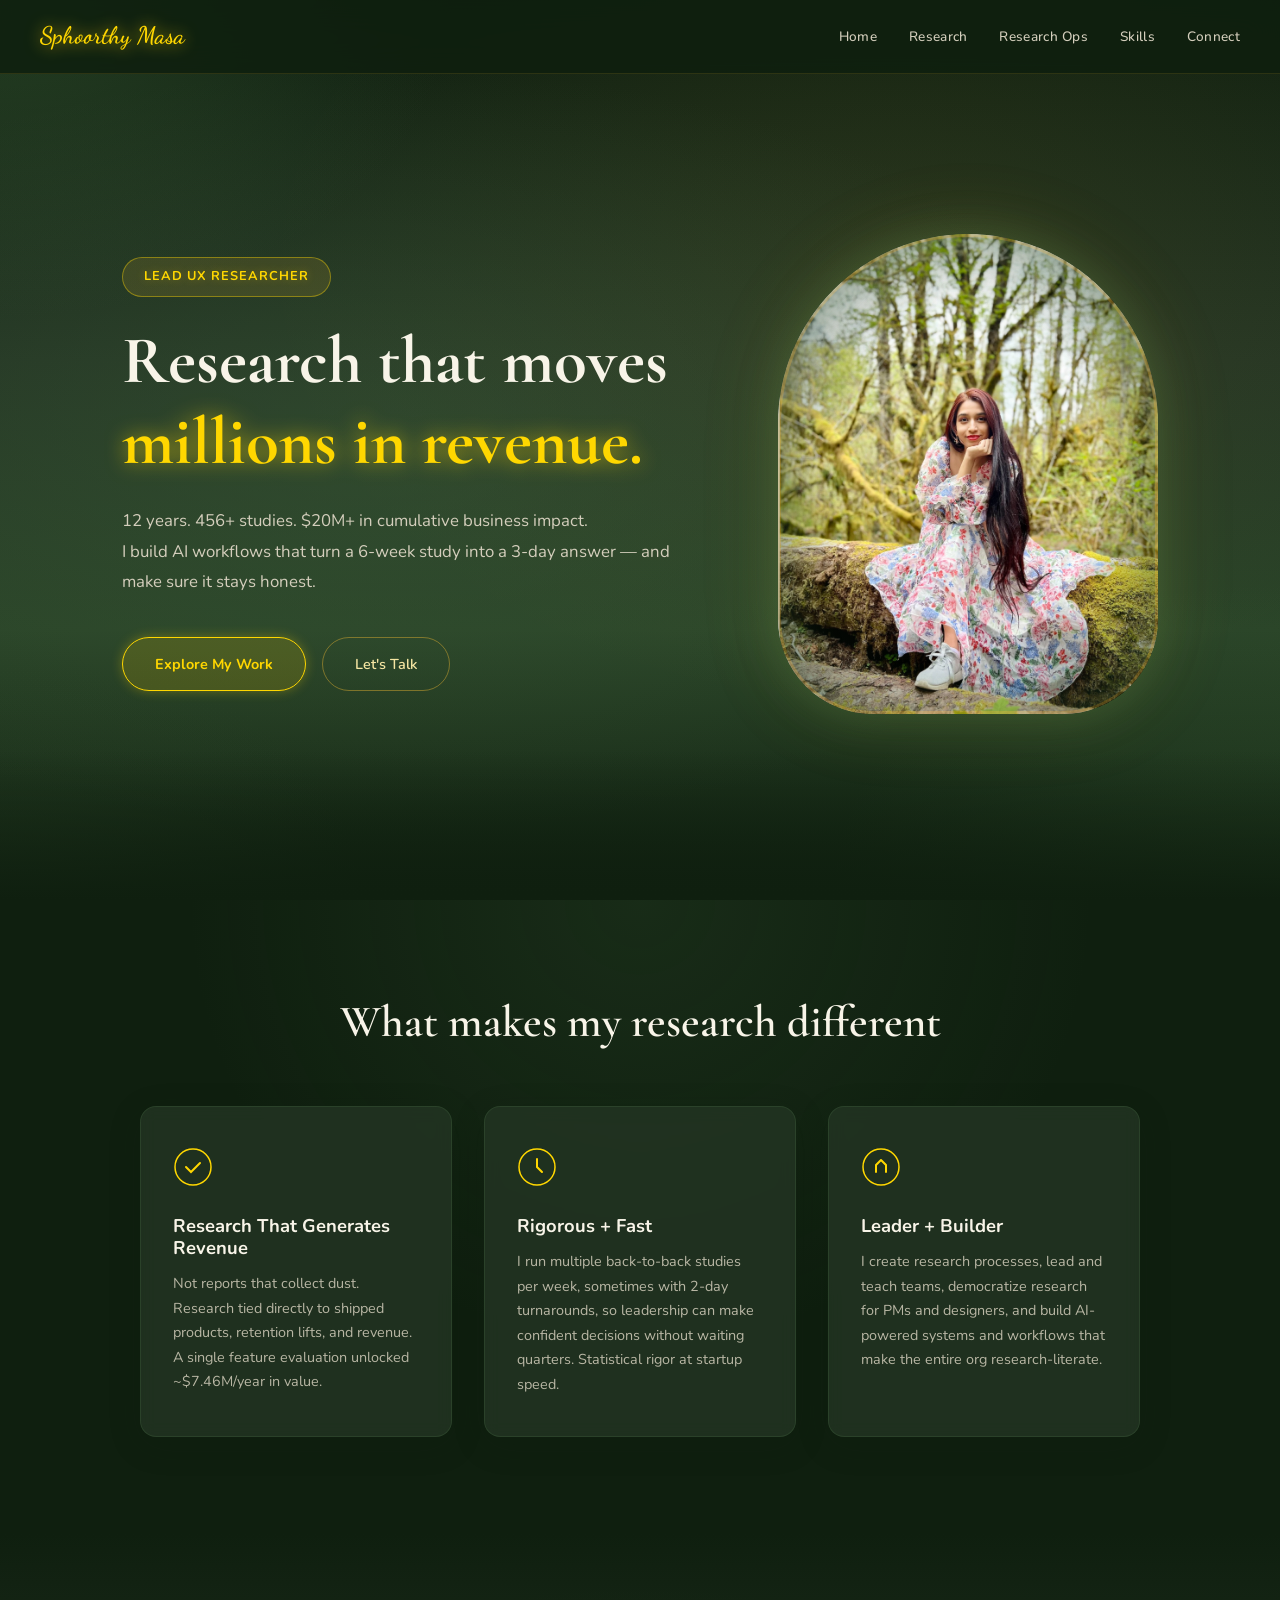
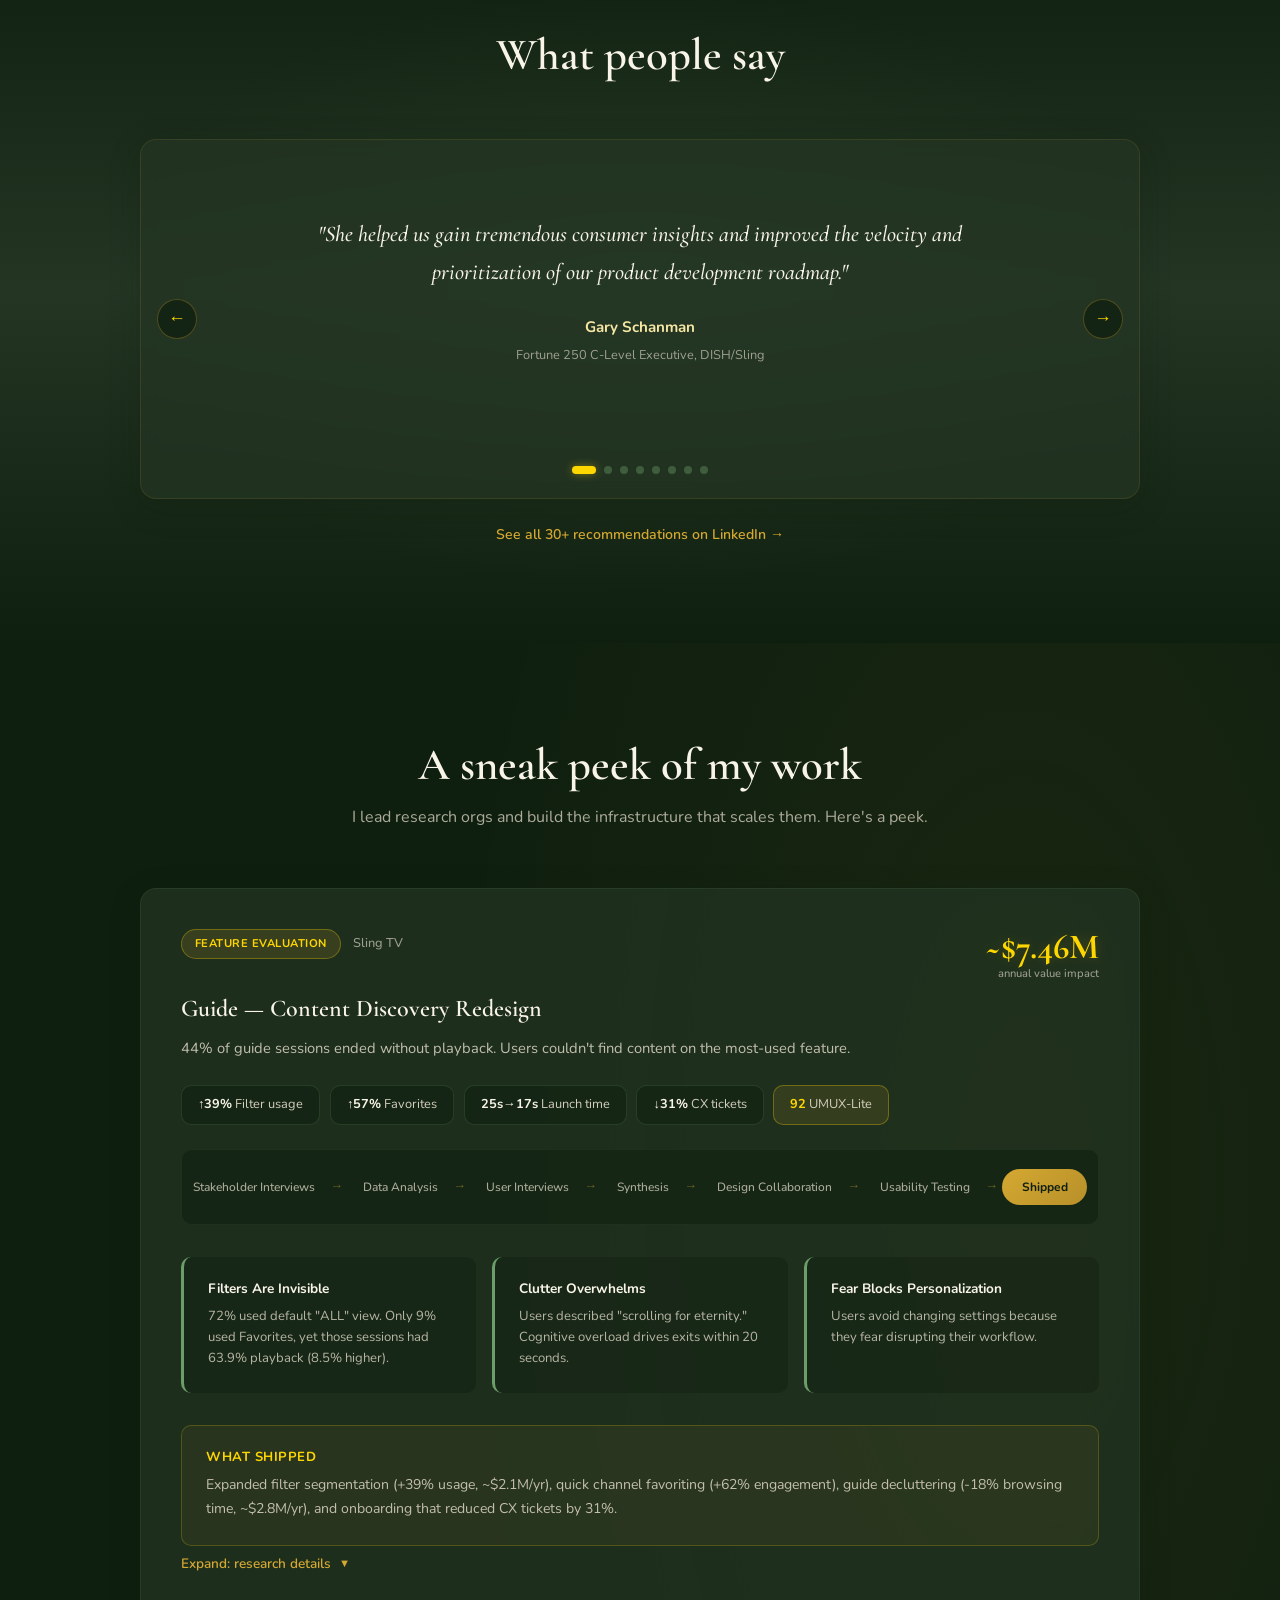
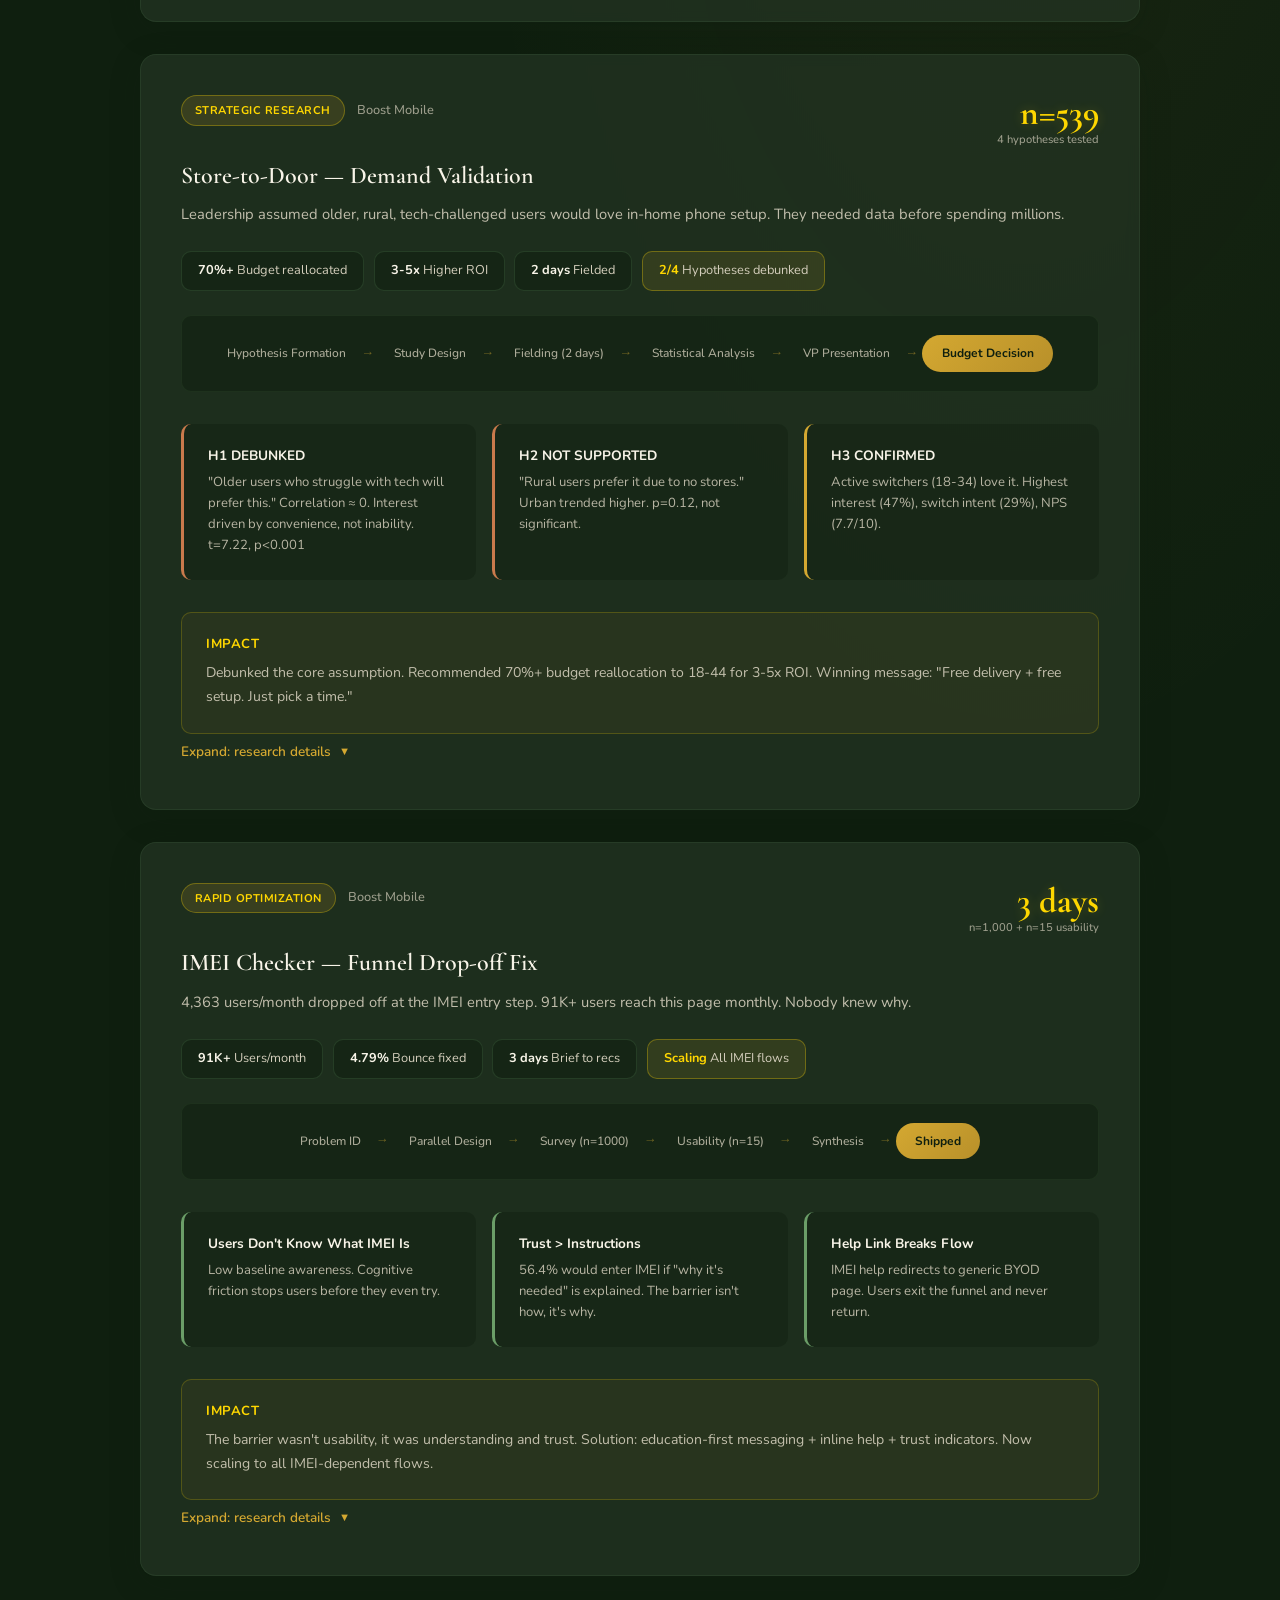
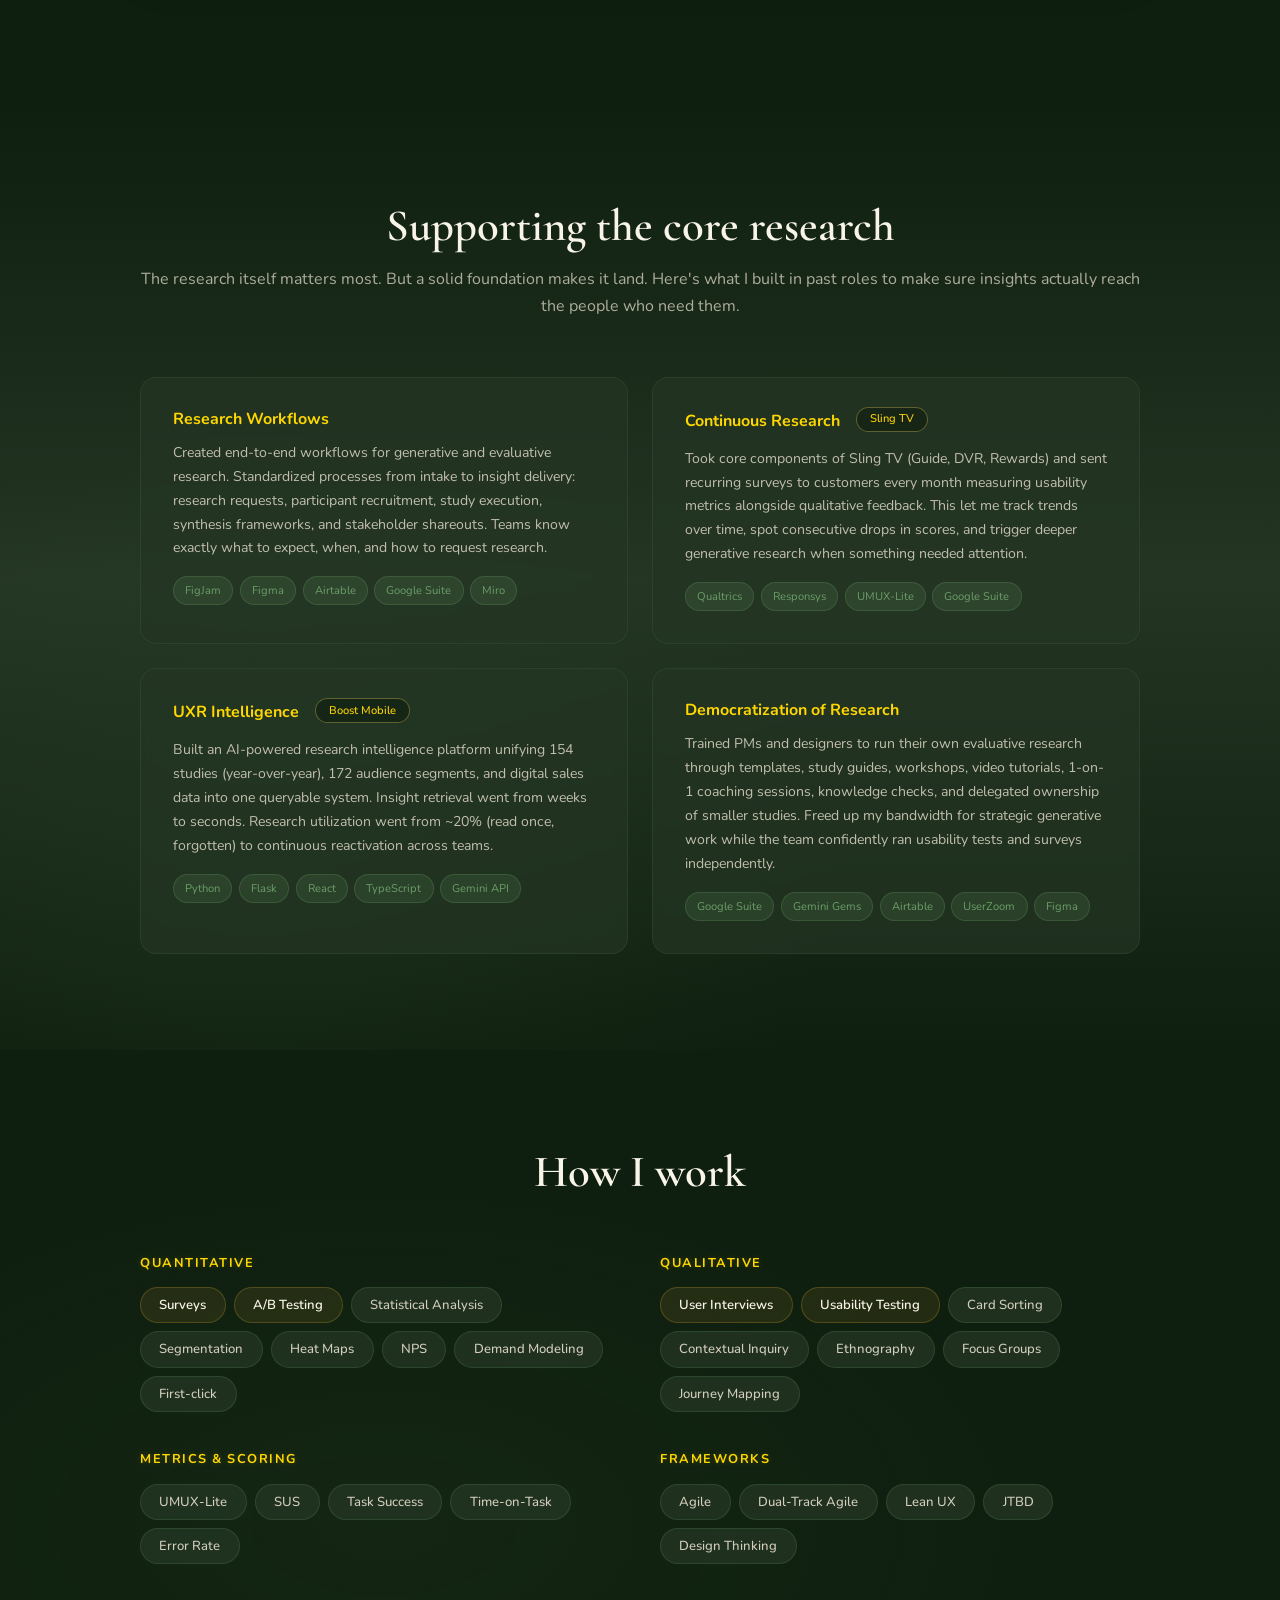
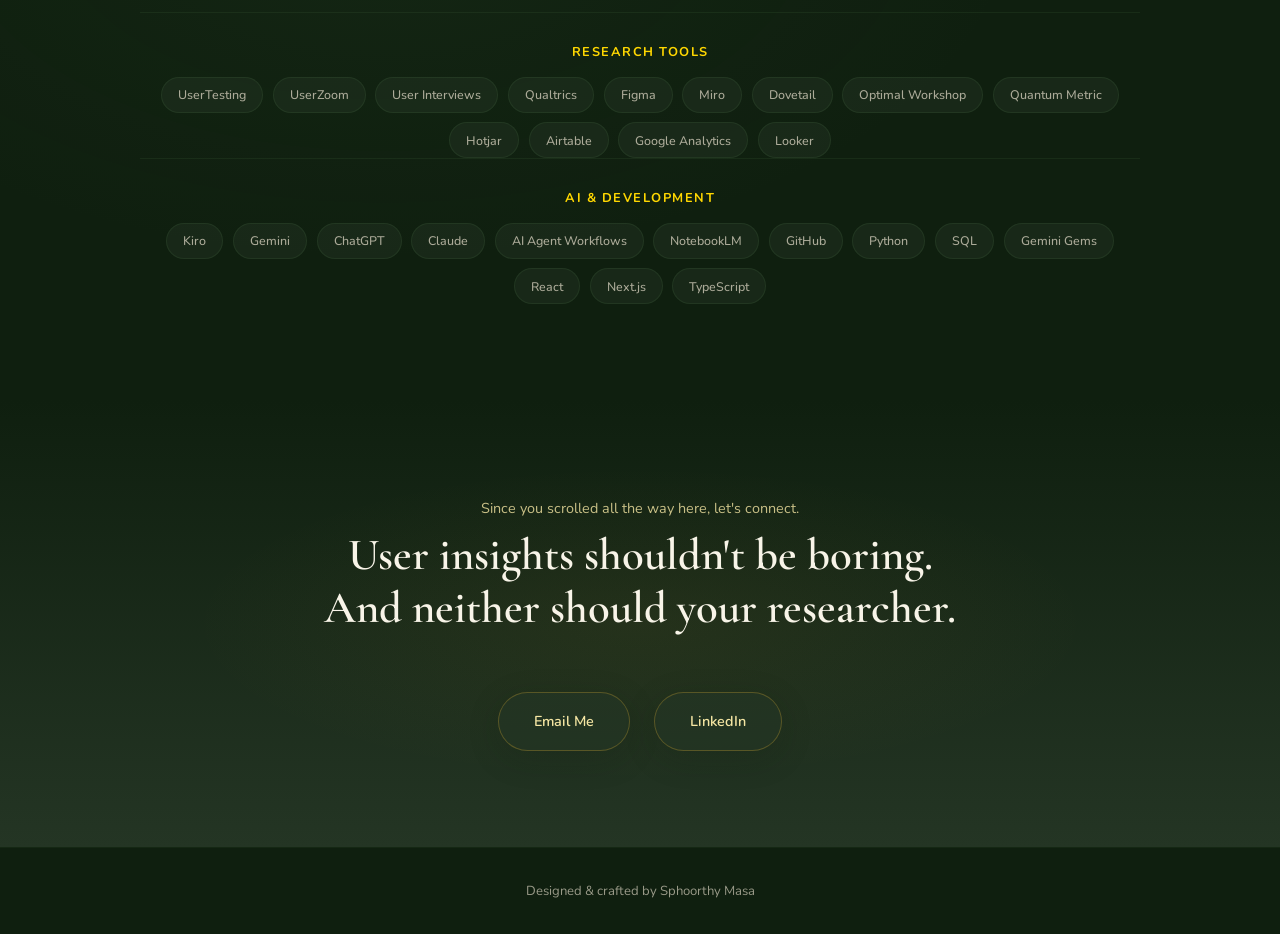
<file: index.html>
<!DOCTYPE html>
<html lang="en">
<head>
    <meta charset="UTF-8">
    <meta name="viewport" content="width=device-width, initial-scale=1.0">
    <title>Sphoorthy Masa | Lead UX Researcher</title>
    <meta name="description" content="Sphoorthy Masa — Lead UX Researcher. 12 years driving $20M+ in measurable business impact across streaming, telecom, and healthcare. I build AI workflows that turn a 6-week study into a 3-day answer.">
    <meta property="og:title" content="Sphoorthy Masa | Lead UX Researcher">
    <meta property="og:description" content="12 years. $20M+ in cumulative research-driven impact. 456+ studies. I build AI workflows that turn a 6-week study into a 3-day answer — and make sure it stays honest.">
    <meta property="og:type" content="website">
    <meta property="og:image" content="content-drop/home/Main image.png">
    <link rel="preconnect" href="https://fonts.googleapis.com">
    <link rel="preconnect" href="https://fonts.gstatic.com" crossorigin>
    <link href="https://fonts.googleapis.com/css2?family=Cormorant+Garamond:ital,wght@0,400;0,500;0,600;0,700;1,400;1,500&family=Nunito:wght@300;400;500;600;700&family=Dancing+Script:wght@500;600;700&display=swap" rel="stylesheet">
    <link rel="stylesheet" href="style.css">
    <link rel="icon" type="image/svg+xml" href="favicon.svg">
    <script type="application/ld+json">
    {
        "@context": "https://schema.org",
        "@type": "Person",
        "name": "Sphoorthy Masa",
        "jobTitle": "Lead UX Researcher",
        "description": "Lead UX Researcher with 12 years of experience. Drove $20M+ in cumulative business impact through research-driven product improvements. Builds AI workflows that turn a 6-week study into a 3-day answer across streaming, telecom, and healthcare.",
        "knowsAbout": ["UX Research", "User Research", "Usability Testing", "Mixed Methods Research", "Survey Design", "Statistical Analysis", "Research Strategy", "Product Research", "AI Research Tools", "Research Operations"],
        "hasOccupation": {
            "@type": "Occupation",
            "name": "Lead UX Researcher",
            "skills": "Mixed Methods Research, Usability Testing, Survey Design, Statistical Analysis, Research Operations, AI-powered Research Tools, AI Agent Workflows, Team Leadership"
        },
        "url": "https://sphoorthymasa-uxr.github.io",
        "sameAs": ["https://www.linkedin.com/in/smasa"]
    }
    </script>
</head>
<body>
    <canvas id="firefly-canvas"></canvas>

    <!-- Navigation -->
    <nav class="nav" id="nav">
        <div class="nav-brand">Sphoorthy Masa</div>
        <div class="nav-links">
            <a href="#home">Home</a>
            <a href="#cases">Research</a>
            <a href="#foundation">Research Ops</a>
            <a href="#skills">Skills</a>
            <a href="#contact">Connect</a>
        </div>
        <button class="nav-toggle" aria-label="Toggle menu">
            <span></span><span></span><span></span>
        </button>
    </nav>

    <!-- HERO -->
    <section class="hero" id="home">
        <div class="hero-content">
            <div class="hero-badge reveal">Lead UX Researcher</div>
            <h1 class="hero-title reveal">
                <span class="line">Research that moves</span>
                <span class="line golden">millions in revenue.</span>
            </h1>
            <p class="hero-subtitle reveal">
                12 years. 456+ studies. $20M+ in cumulative business impact.<br>
                I build AI workflows that turn a 6-week study into a 3-day answer — and make sure it stays honest.
            </p>
            <div class="hero-cta reveal">
                <a href="#cases" class="btn btn-primary">Explore My Work</a>
                <a href="#contact" class="btn btn-ghost">Let's Talk</a>
            </div>
        </div>
        <div class="hero-image">
            <img src="content-drop/home/Main image.png" alt="Sphoorthy Masa in a National Forest, surrounded by moss and wearing a floral dress" />
            <div class="hero-image-fade"></div>
        </div>
    </section>

    <!-- WHY ME -->
    <section class="section why-me" id="why">
        <div class="container">
            <div class="section-header reveal">
                <h2>What makes my research different</h2>
            </div>
            <div class="why-grid">
                <div class="why-card reveal">
                    <div class="why-icon">
                        <svg width="40" height="40" viewBox="0 0 40 40" fill="none"><circle cx="20" cy="20" r="18" stroke="currentColor" stroke-width="1.5"/><path d="M13 20l5 5 9-9" stroke="currentColor" stroke-width="2" stroke-linecap="round"/></svg>
                    </div>
                    <h3>Research That Generates Revenue</h3>
                    <p>Not reports that collect dust. Research tied directly to shipped products, retention lifts, and revenue. A single feature evaluation unlocked ~$7.46M/year in value.</p>
                </div>
                <div class="why-card reveal">
                    <div class="why-icon">
                        <svg width="40" height="40" viewBox="0 0 40 40" fill="none"><circle cx="20" cy="20" r="18" stroke="currentColor" stroke-width="1.5"/><path d="M20 12v8l5 5" stroke="currentColor" stroke-width="2" stroke-linecap="round"/></svg>
                    </div>
                    <h3>Rigorous + Fast</h3>
                    <p>I run multiple back-to-back studies per week, sometimes with 2-day turnarounds, so leadership can make confident decisions without waiting quarters. Statistical rigor at startup speed.</p>
                </div>
                <div class="why-card reveal">
                    <div class="why-icon">
                        <svg width="40" height="40" viewBox="0 0 40 40" fill="none"><circle cx="20" cy="20" r="18" stroke="currentColor" stroke-width="1.5"/><path d="M15 25V18l5-5 5 5v7" stroke="currentColor" stroke-width="2" stroke-linecap="round" stroke-linejoin="round"/></svg>
                    </div>
                    <h3>Leader + Builder</h3>
                    <p>I create research processes, lead and teach teams, democratize research for PMs and designers, and build AI-powered systems and workflows that make the entire org research-literate.</p>
                </div>
            </div>
        </div>
    </section>

    <!-- TESTIMONIALS -->
    <section class="section testimonials" id="testimonials">
        <div class="container">
            <div class="section-header reveal">
                <h2>What people say</h2>
            </div>
            <div class="carousel-wrapper reveal">
                <div class="carousel-track" id="carousel-track">
                    <div class="testimonial-slide">
                        <blockquote>"She helped us gain tremendous consumer insights and improved the velocity and prioritization of our product development roadmap."</blockquote>
                        <cite>Gary Schanman <span>Fortune 250 C-Level Executive, DISH/Sling</span></cite>
                    </div>
                    <div class="testimonial-slide">
                        <blockquote>"Her research was always thorough, actionable, and aligned with both user needs and business goals. Any organization would benefit from her expertise."</blockquote>
                        <cite>Alagappan Shanmugam <span>Head of Product | Ex-Meta, Amazon</span></cite>
                    </div>
                    <div class="testimonial-slide">
                        <blockquote>"She elevated the team's expertise, instilling greater confidence in their ability to identify user pain points. Her contributions have been pivotal in shaping the future of Sling TV."</blockquote>
                        <cite>Erik Jonathan Nava <span>Lead Design System Designer, AXS</span></cite>
                    </div>
                    <div class="testimonial-slide">
                        <blockquote>"Her insights don't just answer questions, they inspire action. A powerful combination of strategic vision, deep user empathy, and methodological expertise."</blockquote>
                        <cite>Erika Nelson <span>Sr. Business Development Manager, DISH/Sling</span></cite>
                    </div>
                    <div class="testimonial-slide">
                        <blockquote>"She excels at facilitating research herself, as well as helping designers and product managers discover the right methodology for the questions they have."</blockquote>
                        <cite>Brandon Melchior <span>VP Product Design (Direct Manager)</span></cite>
                    </div>
                    <div class="testimonial-slide">
                        <blockquote>"She revolutionized our approach to UX testing by eliminating preference testing and focusing on understanding user behavior, resulting in deeper insights into user needs."</blockquote>
                        <cite>Mincho Kavaldzhiev <span>Sr Design Engineer, Amazon</span></cite>
                    </div>
                    <div class="testimonial-slide">
                        <blockquote>"Sphoorthy has a GIFT for uncovering what really matters to users. Her research is sharp, actionable, and always grounded in empathy."</blockquote>
                        <cite>Anish Raul <span>Generative AI & Personalisation Leader</span></cite>
                    </div>
                    <div class="testimonial-slide">
                        <blockquote>"She consistently delivered impactful results for Sling TV. Her get-it-done attitude was so refreshing to see!"</blockquote>
                        <cite>Claire Chung <span>Customer Experience, Spectrum</span></cite>
                    </div>
                </div>
                <div class="carousel-dots" id="carousel-dots"></div>
                <button class="carousel-arrow carousel-prev" id="carousel-prev" aria-label="Previous">&larr;</button>
                <button class="carousel-arrow carousel-next" id="carousel-next" aria-label="Next">&rarr;</button>
            </div>
            <a href="https://www.linkedin.com/in/smasa/details/recommendations/" target="_blank" rel="noopener noreferrer" class="linkedin-reccs reveal">
                See all 30+ recommendations on LinkedIn &rarr;
            </a>
        </div>
    </section>

    <!-- CASE STUDIES -->
    <section class="section cases" id="cases">
        <div class="container">
            <div class="section-header reveal">
                <h2>A sneak peek of my work</h2>
                <p class="section-sub">I lead research orgs and build the infrastructure that scales them. Here's a peek.</p>
            </div>

            <!-- Case 1: Guide -->
            <article class="case-card reveal" data-expanded="false">
                <div class="case-card-header">
                    <div class="case-meta">
                        <span class="case-tag">Feature Evaluation</span>
                        <span class="case-company">Sling TV</span>
                    </div>
                    <div class="case-hero-stat">~$7.46M<small>annual value impact</small></div>
                </div>
                <h3>Guide — Content Discovery Redesign</h3>
                <p class="case-problem">44% of guide sessions ended without playback. Users couldn't find content on the most-used feature.</p>

                <div class="case-metrics-bar">
                    <div class="metric-chip"><strong>&#8593;39%</strong> Filter usage</div>
                    <div class="metric-chip"><strong>&#8593;57%</strong> Favorites</div>
                    <div class="metric-chip"><strong>25s&rarr;17s</strong> Launch time</div>
                    <div class="metric-chip"><strong>&#8595;31%</strong> CX tickets</div>
                    <div class="metric-chip highlight"><strong>92</strong> UMUX-Lite</div>
                </div>

                <div class="case-process-flow">
                    <div class="flow-step">Stakeholder Interviews</div>
                    <div class="flow-step">Data Analysis</div>
                    <div class="flow-step">User Interviews</div>
                    <div class="flow-step">Synthesis</div>
                    <div class="flow-step">Design Collaboration</div>
                    <div class="flow-step">Usability Testing</div>
                    <div class="flow-step final">Shipped</div>
                </div>

                <div class="case-findings-grid">
                    <div class="finding">
                        <h4>Filters Are Invisible</h4>
                        <p>72% used default "ALL" view. Only 9% used Favorites, yet those sessions had 63.9% playback (8.5% higher).</p>
                    </div>
                    <div class="finding">
                        <h4>Clutter Overwhelms</h4>
                        <p>Users described "scrolling for eternity." Cognitive overload drives exits within 20 seconds.</p>
                    </div>
                    <div class="finding">
                        <h4>Fear Blocks Personalization</h4>
                        <p>Users avoid changing settings because they fear disrupting their workflow.</p>
                    </div>
                </div>

                <div class="case-outcome">
                    <h4>What shipped</h4>
                    <p>Expanded filter segmentation (+39% usage, ~$2.1M/yr), quick channel favoriting (+62% engagement), guide decluttering (-18% browsing time, ~$2.8M/yr), and onboarding that reduced CX tickets by 31%.</p>
                </div>

                <button class="case-expand-btn" aria-label="Expand for deeper research details">
                    <span class="expand-text">Expand: research details</span>
                    <span class="expand-icon">&#x25BC;</span>
                </button>

                <div class="case-expanded-content">
                    <div class="case-deep-section">
                        <h4>Research Objectives</h4>
                        <ul>
                            <li>Identify user frustrations, behaviors, and unmet needs in the current guide (Sling TV and Dish TV)</li>
                            <li>Uncover platform-specific and shared pain points to guide unification efforts</li>
                            <li>Investigate personalization and accessibility opportunities to enhance feature adoption</li>
                            <li>Benchmark against competitors to evaluate trends and best practices</li>
                            <li>Deliver actionable design and research recommendations that balance user needs and business goals</li>
                        </ul>
                    </div>
                    <div class="case-deep-section">
                        <h4>Participants & Segments</h4>
                        <ul>
                            <li>DISH TV Subscribers (65+): remote-based users who tolerate outdated UI but struggle with hidden features</li>
                            <li>Sling TV Subscribers (~35): tech-savvy, expect fast intuitive interfaces, seek quick content access</li>
                            <li>Shared behaviors: watch 3+ hrs/day, use guide 2+ times daily, mixed familiarity with sub-features</li>
                        </ul>
                    </div>
                    <div class="case-deep-section">
                        <h4>Methodology</h4>
                        <ul>
                            <li>Stakeholder interviews to align on business goals (reduce CX complaints 12%, improve task success 90%)</li>
                            <li>Quantitative data analysis: 1.73M Sling accounts, 2.58M DISH households behavioral data</li>
                            <li>Generative user interviews with task-based scenarios targeting identified friction points</li>
                            <li>KJ analysis (FigJam) for synthesis and insight mapping</li>
                            <li>Collaborative ideation with design, product, and engineering</li>
                            <li>Unmoderated usability testing (UserZoom) with UMUX-Lite scoring per sub-feature</li>
                        </ul>
                    </div>
                    <div class="case-deep-section">
                        <h4>Key Quantitative Insights</h4>
                        <ul>
                            <li>Sling: 79% of active users used the guide, but only 56% led to playback</li>
                            <li>DISH: 86% used guide, only 48% led to playback</li>
                            <li>73% of Sling sessions used default "ALL" filter. Only 12% switched filters</li>
                            <li>44% of Sling guide sessions ended without playback, mostly under 20 seconds</li>
                            <li>DISH: 46.4% relied on vertical navigation out of habit, 15.3% exited with no interaction</li>
                        </ul>
                    </div>
                    <div class="case-deep-section">
                        <h4>Actionable Recommendations Delivered</h4>
                        <ul>
                            <li>Focus on learning curve: gradual transitions, reversible changes, user-friendly functionalities</li>
                            <li>Intuitive channel lineup: populate wanted channels first, add scroll indicators, filter for hidden channels</li>
                            <li>Balance customizable and standard filters across platforms</li>
                            <li>Educate users on Favorites for quicker content launch (only 9% used it but 63.9% playback rate)</li>
                            <li>Prioritize accessibility: WCAG compliance, color contrast, font size optimization</li>
                        </ul>
                    </div>
                </div>
            </article>

            <!-- Case 2: Store-to-Door -->
            <article class="case-card reveal" data-expanded="false">
                <div class="case-card-header">
                    <div class="case-meta">
                        <span class="case-tag">Strategic Research</span>
                        <span class="case-company">Boost Mobile</span>
                    </div>
                    <div class="case-hero-stat">n=539<small>4 hypotheses tested</small></div>
                </div>
                <h3>Store-to-Door — Demand Validation</h3>
                <p class="case-problem">Leadership assumed older, rural, tech-challenged users would love in-home phone setup. They needed data before spending millions.</p>

                <div class="case-metrics-bar">
                    <div class="metric-chip"><strong>70%+</strong> Budget reallocated</div>
                    <div class="metric-chip"><strong>3-5x</strong> Higher ROI</div>
                    <div class="metric-chip"><strong>2 days</strong> Fielded</div>
                    <div class="metric-chip highlight"><strong>2/4</strong> Hypotheses debunked</div>
                </div>

                <div class="case-process-flow">
                    <div class="flow-step">Hypothesis Formation</div>
                    <div class="flow-step">Study Design</div>
                    <div class="flow-step">Fielding (2 days)</div>
                    <div class="flow-step">Statistical Analysis</div>
                    <div class="flow-step">VP Presentation</div>
                    <div class="flow-step final">Budget Decision</div>
                </div>

                <div class="case-findings-grid">
                    <div class="finding debunked">
                        <h4>H1 DEBUNKED</h4>
                        <p>"Older users who struggle with tech will prefer this." Correlation ≈ 0. Interest driven by convenience, not inability. t=7.22, p&lt;0.001</p>
                    </div>
                    <div class="finding debunked">
                        <h4>H2 NOT SUPPORTED</h4>
                        <p>"Rural users prefer it due to no stores." Urban trended higher. p=0.12, not significant.</p>
                    </div>
                    <div class="finding confirmed">
                        <h4>H3 CONFIRMED</h4>
                        <p>Active switchers (18-34) love it. Highest interest (47%), switch intent (29%), NPS (7.7/10).</p>
                    </div>
                </div>

                <div class="case-outcome">
                    <h4>Impact</h4>
                    <p>Debunked the core assumption. Recommended 70%+ budget reallocation to 18-44 for 3-5x ROI. Winning message: "Free delivery + free setup. Just pick a time."</p>
                </div>

                <button class="case-expand-btn" aria-label="Expand for deeper research details">
                    <span class="expand-text">Expand: research details</span>
                    <span class="expand-icon">&#x25BC;</span>
                </button>

                <div class="case-expanded-content">
                    <div class="case-deep-section">
                        <h4>Research Objectives</h4>
                        <ul>
                            <li>Validate or debunk 4 leadership hypotheses about Store-to-Door service demand</li>
                            <li>Identify the actual target demographic with highest conversion potential</li>
                            <li>Determine optimal messaging and positioning for go-to-market</li>
                            <li>Provide data-backed budget allocation recommendation to VP leadership</li>
                        </ul>
                    </div>
                    <div class="case-deep-section">
                        <h4>Methodology & Execution</h4>
                        <ul>
                            <li>Solo researcher: designed hypotheses, survey instrument, quota strategy</li>
                            <li>Qualtrics survey, n=539, fielded in 2 days with demographic quotas</li>
                            <li>Statistical analysis: t-tests, correlation analysis, regression, cross-tabulation</li>
                            <li>Segmentation by age, geography (rural/suburban/urban), tech comfort, switching intent</li>
                            <li>NPS scoring by segment, willingness-to-pay analysis</li>
                        </ul>
                    </div>
                    <div class="case-deep-section">
                        <h4>Key Statistical Findings</h4>
                        <ul>
                            <li>H1: No correlation between tech difficulty and service interest (r≈0, t=7.22, p&lt;0.001 for convenience driver)</li>
                            <li>H2: Rural vs urban preference not significant (p=0.12), urban trended higher</li>
                            <li>H3: 18-34 segment showed 47% interest vs 23% for 55+</li>
                            <li>H4: "Free" messaging outperformed "premium service" by 2.3x in click-through intent</li>
                            <li>Conversion potential: 3-5x higher ROI targeting 18-44 vs 55+</li>
                        </ul>
                    </div>
                    <div class="case-deep-section">
                        <h4>Deliverables</h4>
                        <ul>
                            <li>VP-level presentation with statistical evidence for budget reallocation</li>
                            <li>Segment-specific messaging recommendations with confidence intervals</li>
                            <li>Alternative service design (video-call setup) for 55+ segment that tested well</li>
                            <li>Go-to-market framework with phased rollout recommendation</li>
                        </ul>
                    </div>
                </div>
            </article>

            <!-- Case 3: IMEI -->
            <article class="case-card reveal" data-expanded="false">
                <div class="case-card-header">
                    <div class="case-meta">
                        <span class="case-tag">Rapid Optimization</span>
                        <span class="case-company">Boost Mobile</span>
                    </div>
                    <div class="case-hero-stat">3 days<small>n=1,000 + n=15 usability</small></div>
                </div>
                <h3>IMEI Checker — Funnel Drop-off Fix</h3>
                <p class="case-problem">4,363 users/month dropped off at the IMEI entry step. 91K+ users reach this page monthly. Nobody knew why.</p>

                <div class="case-metrics-bar">
                    <div class="metric-chip"><strong>91K+</strong> Users/month</div>
                    <div class="metric-chip"><strong>4.79%</strong> Bounce fixed</div>
                    <div class="metric-chip"><strong>3 days</strong> Brief to recs</div>
                    <div class="metric-chip highlight"><strong>Scaling</strong> All IMEI flows</div>
                </div>

                <div class="case-process-flow">
                    <div class="flow-step">Problem ID</div>
                    <div class="flow-step">Parallel Design</div>
                    <div class="flow-step">Survey (n=1000)</div>
                    <div class="flow-step">Usability (n=15)</div>
                    <div class="flow-step">Synthesis</div>
                    <div class="flow-step final">Shipped</div>
                </div>

                <div class="case-findings-grid">
                    <div class="finding">
                        <h4>Users Don't Know What IMEI Is</h4>
                        <p>Low baseline awareness. Cognitive friction stops users before they even try.</p>
                    </div>
                    <div class="finding">
                        <h4>Trust > Instructions</h4>
                        <p>56.4% would enter IMEI if "why it's needed" is explained. The barrier isn't how, it's why.</p>
                    </div>
                    <div class="finding">
                        <h4>Help Link Breaks Flow</h4>
                        <p>IMEI help redirects to generic BYOD page. Users exit the funnel and never return.</p>
                    </div>
                </div>

                <div class="case-outcome">
                    <h4>Impact</h4>
                    <p>The barrier wasn't usability, it was understanding and trust. Solution: education-first messaging + inline help + trust indicators. Now scaling to all IMEI-dependent flows.</p>
                </div>

                <button class="case-expand-btn" aria-label="Expand for deeper research details">
                    <span class="expand-text">Expand: research details</span>
                    <span class="expand-icon">&#x25BC;</span>
                </button>

                <div class="case-expanded-content">
                    <div class="case-deep-section">
                        <h4>Research Objectives</h4>
                        <ul>
                            <li>Identify why 4,363 users/month drop off at IMEI entry despite a recent redesign</li>
                            <li>Determine if the barrier is awareness, trust, usability, or a combination</li>
                            <li>Provide actionable recommendations within 3 business days</li>
                        </ul>
                    </div>
                    <div class="case-deep-section">
                        <h4>Methodology & Execution</h4>
                        <ul>
                            <li>Parallel mixed-methods: quantitative survey (n=1,000 via Qualtrics) + moderated usability testing (n=15)</li>
                            <li>Survey segmented by: new vs returning users, BYOD vs upgrade, age, tech comfort</li>
                            <li>Usability sessions: think-aloud protocol, task completion at IMEI entry step</li>
                            <li>Analytics cross-reference: funnel data, session recordings (Quantum Metric), CX ticket analysis</li>
                            <li>Total turnaround: 3 days from brief to presentation-ready recommendations</li>
                        </ul>
                    </div>
                    <div class="case-deep-section">
                        <h4>Deeper Insights</h4>
                        <ul>
                            <li>67% of drop-off users had never heard of "IMEI" before reaching this page</li>
                            <li>56.4% said they'd enter it if the page explained why it's needed (trust framing)</li>
                            <li>Help link took users to a generic BYOD page with 12% return rate (funnel break)</li>
                            <li>Users who saw a "why we need this" tooltip had 3x higher completion rate in usability</li>
                            <li>Mobile users had 2.1x higher drop-off than desktop (screen real estate for help content)</li>
                        </ul>
                    </div>
                    <div class="case-deep-section">
                        <h4>Recommendations Delivered</h4>
                        <ul>
                            <li>Education-first: explain "why" before asking "what" at every IMEI entry point</li>
                            <li>Inline contextual help (no page navigation away from funnel)</li>
                            <li>Trust indicators: lock icon, privacy reassurance, "we never store this"</li>
                            <li>Mobile-optimized layout with expandable help drawer</li>
                            <li>Partnered with Product and E-commerce to implement across all IMEI-dependent flows</li>
                        </ul>
                    </div>
                </div>
            </article>
        </div>
    </section>

    <!-- RESEARCH FOUNDATION / OPS -->
    <section class="section built" id="foundation">
        <div class="container">
            <div class="section-header reveal">
                <h2>Supporting the core research</h2>
                <p class="section-sub">The research itself matters most. But a solid foundation makes it land. Here's what I built in past roles to make sure insights actually reach the people who need them.</p>
            </div>

            <div class="ops-grid reveal">
                <div class="ops-card">
                    <h4>Research Workflows</h4>
                    <p>Created end-to-end workflows for generative and evaluative research. Standardized processes from intake to insight delivery: research requests, participant recruitment, study execution, synthesis frameworks, and stakeholder shareouts. Teams know exactly what to expect, when, and how to request research.</p>
                    <div class="ops-tech">
                        <span>FigJam</span><span>Figma</span><span>Airtable</span><span>Google Suite</span><span>Miro</span>
                    </div>
                </div>
                <div class="ops-card">
                    <h4>Continuous Research <span class="ops-company-tag">Sling TV</span></h4>
                    <p>Took core components of Sling TV (Guide, DVR, Rewards) and sent recurring surveys to customers every month measuring usability metrics alongside qualitative feedback. This let me track trends over time, spot consecutive drops in scores, and trigger deeper generative research when something needed attention.</p>
                    <div class="ops-tech">
                        <span>Qualtrics</span><span>Responsys</span><span>UMUX-Lite</span><span>Google Suite</span>
                    </div>
                </div>
                <div class="ops-card">
                    <h4>UXR Intelligence <span class="ops-company-tag">Boost Mobile</span></h4>
                    <p>Built an AI-powered research intelligence platform unifying 154 studies (year-over-year), 172 audience segments, and digital sales data into one queryable system. Insight retrieval went from weeks to seconds. Research utilization went from ~20% (read once, forgotten) to continuous reactivation across teams.</p>
                    <div class="ops-tech">
                        <span>Python</span><span>Flask</span><span>React</span><span>TypeScript</span><span>Gemini API</span>
                    </div>
                </div>
                <div class="ops-card">
                    <h4>Democratization of Research</h4>
                    <p>Trained PMs and designers to run their own evaluative research through templates, study guides, workshops, video tutorials, 1-on-1 coaching sessions, knowledge checks, and delegated ownership of smaller studies. Freed up my bandwidth for strategic generative work while the team confidently ran usability tests and surveys independently.</p>
                    <div class="ops-tech">
                        <span>Google Suite</span><span>Gemini Gems</span><span>Airtable</span><span>UserZoom</span><span>Figma</span>
                    </div>
                </div>
            </div>
        </div>
    </section>

    <!-- SKILLS -->
    <section class="section skills" id="skills">
        <div class="container">
            <div class="section-header reveal">
                <h2>How I work</h2>
            </div>
            <div class="skills-visual reveal">
                <div class="skill-category">
                    <h4>Quantitative</h4>
                    <div class="skill-bubbles">
                        <span class="bubble large">Surveys</span>
                        <span class="bubble large">A/B Testing</span>
                        <span class="bubble medium">Statistical Analysis</span>
                        <span class="bubble medium">Segmentation</span>
                        <span class="bubble small">Heat Maps</span>
                        <span class="bubble small">NPS</span>
                        <span class="bubble medium">Demand Modeling</span>
                        <span class="bubble small">First-click</span>
                    </div>
                </div>
                <div class="skill-category">
                    <h4>Qualitative</h4>
                    <div class="skill-bubbles">
                        <span class="bubble large">User Interviews</span>
                        <span class="bubble large">Usability Testing</span>
                        <span class="bubble medium">Card Sorting</span>
                        <span class="bubble medium">Contextual Inquiry</span>
                        <span class="bubble small">Ethnography</span>
                        <span class="bubble small">Focus Groups</span>
                        <span class="bubble medium">Journey Mapping</span>
                    </div>
                </div>
                <div class="skill-category">
                    <h4>Metrics & Scoring</h4>
                    <div class="skill-bubbles">
                        <span class="bubble medium">UMUX-Lite</span>
                        <span class="bubble medium">SUS</span>
                        <span class="bubble small">Task Success</span>
                        <span class="bubble small">Time-on-Task</span>
                        <span class="bubble small">Error Rate</span>
                    </div>
                </div>
                <div class="skill-category">
                    <h4>Frameworks</h4>
                    <div class="skill-bubbles">
                        <span class="bubble medium">Agile</span>
                        <span class="bubble medium">Dual-Track Agile</span>
                        <span class="bubble small">Lean UX</span>
                        <span class="bubble small">JTBD</span>
                        <span class="bubble small">Design Thinking</span>
                    </div>
                </div>
            </div>
            <div class="tools-strip reveal">
                <h4>Research Tools</h4>
                <div class="tools-row">
                    <span>UserTesting</span><span>UserZoom</span><span>User Interviews</span><span>Qualtrics</span><span>Figma</span><span>Miro</span><span>Dovetail</span><span>Optimal Workshop</span><span>Quantum Metric</span><span>Hotjar</span><span>Airtable</span><span>Google Analytics</span><span>Looker</span>
                </div>
            </div>
            <div class="tools-strip reveal">
                <h4>AI & Development</h4>
                <div class="tools-row">
                    <span>Kiro</span><span>Gemini</span><span>ChatGPT</span><span>Claude</span><span>AI Agent Workflows</span><span>NotebookLM</span><span>GitHub</span><span>Python</span><span>SQL</span><span>Gemini Gems</span><span>React</span><span>Next.js</span><span>TypeScript</span>
                </div>
            </div>
        </div>
    </section>

    <!-- CONTACT -->
    <section class="section contact" id="contact">
        <div class="container">
            <div class="section-header reveal">
                <p class="contact-intro">Since you scrolled all the way here, let's connect.</p>
                <h2>User insights shouldn't be boring.<br>And neither should your researcher.</h2>
            </div>
            <div class="contact-content reveal">
                <div class="contact-links">
                    <a href="mailto:sphoorthymasa@outlook.com" class="contact-btn">
                        <span>Email Me</span>
                    </a>
                    <a href="https://www.linkedin.com/in/smasa/" target="_blank" rel="noopener noreferrer" class="contact-btn">
                        <span>LinkedIn</span>
                    </a>
                </div>
            </div>
        </div>
    </section>

    <footer class="footer">
        <p>Designed & crafted by Sphoorthy Masa</p>
    </footer>

    <script src="script.js"></script>
</body>
</html>
</file>
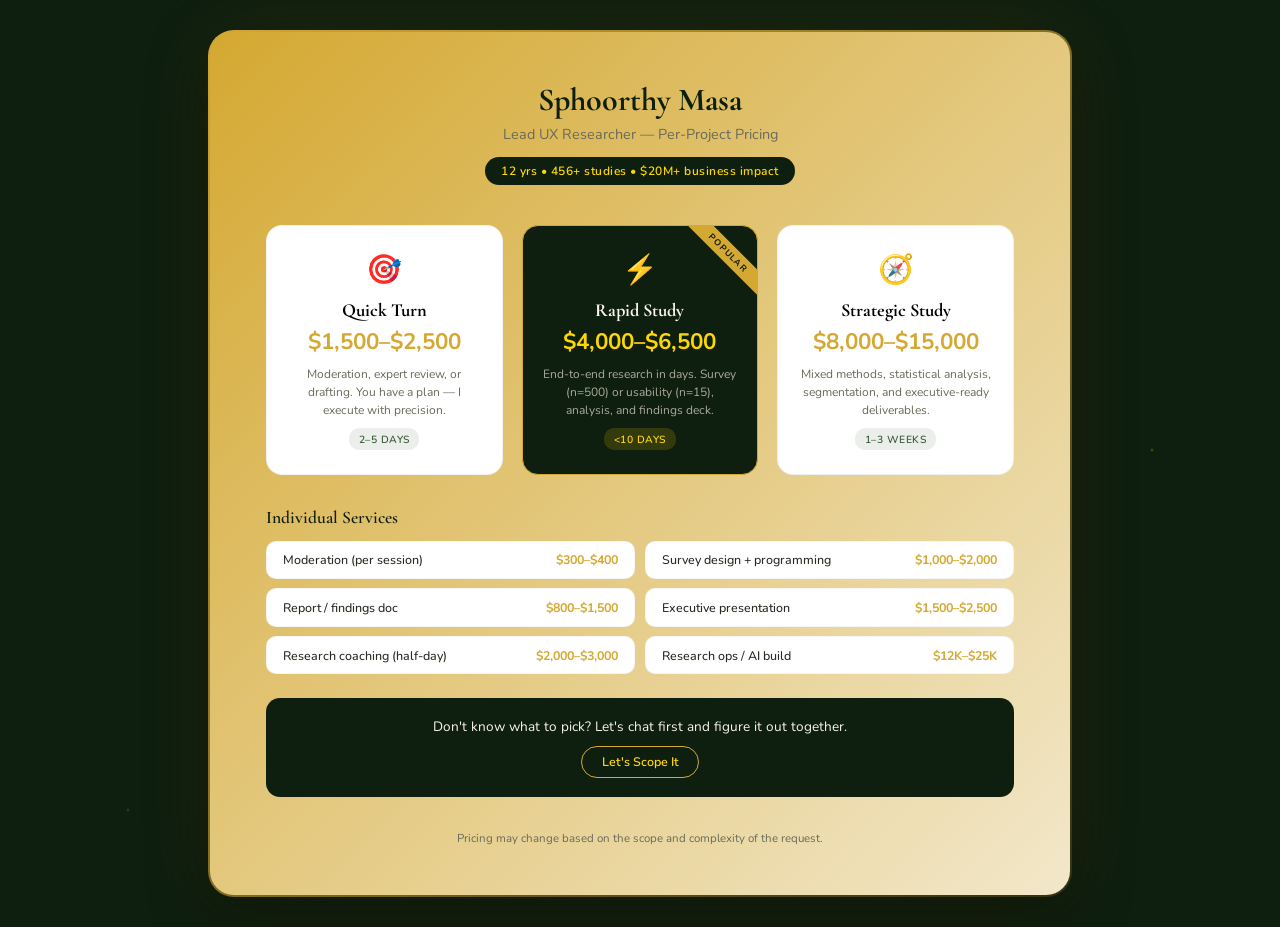
<file: pricing/index.html>
<!DOCTYPE html>
<html lang="en">
<head>
    <meta charset="UTF-8">
    <meta name="viewport" content="width=device-width, initial-scale=1.0">
    <title>Sphoorthy Masa — UX Research Services</title>
    <link rel="icon" type="image/svg+xml" href="/favicon.svg">
    <link rel="preconnect" href="https://fonts.googleapis.com">
    <link rel="preconnect" href="https://fonts.gstatic.com" crossorigin>
    <link href="https://fonts.googleapis.com/css2?family=Cormorant+Garamond:wght@400;500;600;700&family=Nunito:wght@300;400;500;600;700&display=swap" rel="stylesheet">
    <style>
        :root {
            --gold: #d4a831;
            --gold-bright: #ffd700;
            --gold-glow: rgba(255, 215, 0, 0.4);
            --forest-deep: #0f1f0f;
            --forest-mid: #1a2e1a;
            --moss: #3d5e3a;
            --cream: #f8f4e8;
            --parchment: #ede6d4;
            --soft-text: #2a2a22;
            --muted: #6a6a5a;
            --white: #fff;
        }

        * { margin: 0; padding: 0; box-sizing: border-box; }

        body {
            font-family: 'Nunito', sans-serif;
            background: var(--forest-deep);
            min-height: 100vh;
            display: flex;
            align-items: center;
            justify-content: center;
            padding: 2rem;
            overflow-x: hidden;
            position: relative;
        }

        /* Animated background particles */
        body::before {
            content: '';
            position: fixed;
            top: 0; left: 0; right: 0; bottom: 0;
            background: 
                radial-gradient(2px 2px at 20% 30%, rgba(255, 215, 0, 0.3), transparent),
                radial-gradient(2px 2px at 80% 20%, rgba(255, 215, 0, 0.2), transparent),
                radial-gradient(2px 2px at 40% 70%, rgba(255, 215, 0, 0.25), transparent),
                radial-gradient(2px 2px at 70% 80%, rgba(255, 215, 0, 0.15), transparent),
                radial-gradient(2px 2px at 10% 90%, rgba(255, 215, 0, 0.2), transparent),
                radial-gradient(2px 2px at 90% 50%, rgba(255, 215, 0, 0.3), transparent);
            animation: drift 20s ease-in-out infinite alternate;
            pointer-events: none;
            z-index: 0;
        }

        @keyframes drift {
            0% { transform: translateY(0) translateX(0); opacity: 0.6; }
            50% { transform: translateY(-20px) translateX(10px); opacity: 1; }
            100% { transform: translateY(10px) translateX(-10px); opacity: 0.7; }
        }

        /* Main card */
        .card {
            position: relative;
            z-index: 1;
            background: var(--cream);
            border-radius: 24px;
            max-width: 860px;
            width: 100%;
            padding: 3rem 3.5rem;
            box-shadow: 
                0 20px 60px rgba(0, 0, 0, 0.4),
                0 0 80px rgba(212, 168, 49, 0.1);
            animation: cardEntry 0.8s cubic-bezier(0.16, 1, 0.3, 1) forwards;
            opacity: 0;
            transform: translateY(30px);
        }

        @keyframes cardEntry {
            to { opacity: 1; transform: translateY(0); }
        }

        /* Gold shimmer border */
        .card::before {
            content: '';
            position: absolute;
            inset: -2px;
            border-radius: 26px;
            background: linear-gradient(135deg, var(--gold), transparent 40%, var(--gold-bright), transparent 70%, var(--gold));
            background-size: 300% 300%;
            animation: shimmer 6s ease-in-out infinite;
            z-index: -1;
        }

        @keyframes shimmer {
            0% { background-position: 0% 50%; }
            50% { background-position: 100% 50%; }
            100% { background-position: 0% 50%; }
        }

        /* Header */
        .header {
            text-align: center;
            margin-bottom: 2.5rem;
            animation: fadeUp 0.6s 0.3s ease forwards;
            opacity: 0;
            transform: translateY(15px);
        }

        @keyframes fadeUp {
            to { opacity: 1; transform: translateY(0); }
        }

        .header h1 {
            font-family: 'Cormorant Garamond', serif;
            font-size: 2rem;
            font-weight: 700;
            color: var(--forest-deep);
            margin-bottom: 0.3rem;
        }

        .header .subtitle {
            font-size: 0.9rem;
            color: var(--muted);
            font-weight: 400;
        }

        .header .credibility {
            display: inline-block;
            margin-top: 0.8rem;
            padding: 0.4rem 1rem;
            background: var(--forest-deep);
            color: var(--gold-bright);
            border-radius: 20px;
            font-size: 0.75rem;
            font-weight: 600;
            letter-spacing: 0.5px;
            animation: pulse 3s ease-in-out infinite;
        }

        @keyframes pulse {
            0%, 100% { box-shadow: 0 0 0 0 rgba(212, 168, 49, 0.3); }
            50% { box-shadow: 0 0 0 8px rgba(212, 168, 49, 0); }
        }

        /* Tiers grid */
        .tiers {
            display: grid;
            grid-template-columns: repeat(3, 1fr);
            gap: 1.2rem;
            margin-bottom: 2rem;
        }

        .tier {
            background: var(--white);
            border: 1px solid rgba(0, 0, 0, 0.06);
            border-radius: 16px;
            padding: 1.5rem 1.2rem;
            text-align: center;
            transition: all 0.4s cubic-bezier(0.25, 0.46, 0.45, 0.94);
            animation: fadeUp 0.6s ease forwards;
            opacity: 0;
            transform: translateY(15px);
        }

        .tier:nth-child(1) { animation-delay: 0.4s; }
        .tier:nth-child(2) { animation-delay: 0.55s; }
        .tier:nth-child(3) { animation-delay: 0.7s; }

        .tier:hover {
            transform: translateY(-4px);
            box-shadow: 0 12px 30px rgba(0, 0, 0, 0.08);
            border-color: var(--gold);
        }

        .tier.featured {
            background: var(--forest-deep);
            color: var(--cream);
            border-color: var(--gold);
            position: relative;
            overflow: hidden;
        }

        .tier.featured::after {
            content: 'POPULAR';
            position: absolute;
            top: 18px;
            right: -24px;
            background: var(--gold);
            color: var(--forest-deep);
            font-size: 0.55rem;
            font-weight: 700;
            padding: 3px 28px;
            transform: rotate(45deg);
            letter-spacing: 1px;
        }

        .tier-icon {
            font-size: 1.8rem;
            margin-bottom: 0.6rem;
            display: block;
            animation: float 4s ease-in-out infinite;
        }

        .tier:nth-child(2) .tier-icon { animation-delay: 0.5s; }
        .tier:nth-child(3) .tier-icon { animation-delay: 1s; }

        @keyframes float {
            0%, 100% { transform: translateY(0); }
            50% { transform: translateY(-5px); }
        }

        .tier-name {
            font-family: 'Cormorant Garamond', serif;
            font-size: 1.15rem;
            font-weight: 700;
            margin-bottom: 0.3rem;
        }

        .tier-price {
            font-size: 1.4rem;
            font-weight: 700;
            color: var(--gold);
            margin-bottom: 0.5rem;
        }

        .tier.featured .tier-price {
            color: var(--gold-bright);
        }

        .tier-scope {
            font-size: 0.75rem;
            line-height: 1.5;
            color: var(--muted);
        }

        .tier.featured .tier-scope {
            color: rgba(237, 230, 212, 0.7);
        }

        .tier-time {
            display: inline-block;
            margin-top: 0.6rem;
            font-size: 0.65rem;
            font-weight: 600;
            text-transform: uppercase;
            letter-spacing: 0.5px;
            padding: 0.2rem 0.6rem;
            border-radius: 10px;
            background: rgba(61, 94, 58, 0.1);
            color: var(--moss);
        }

        .tier.featured .tier-time {
            background: rgba(255, 215, 0, 0.15);
            color: var(--gold-bright);
        }

        /* Add-ons */
        .addons {
            animation: fadeUp 0.6s 0.85s ease forwards;
            opacity: 0;
            transform: translateY(15px);
        }

        .addons h3 {
            font-family: 'Cormorant Garamond', serif;
            font-size: 1.1rem;
            font-weight: 600;
            margin-bottom: 0.8rem;
            color: var(--forest-deep);
        }

        .addon-grid {
            display: grid;
            grid-template-columns: repeat(2, 1fr);
            gap: 0.6rem;
        }

        .addon {
            display: flex;
            justify-content: space-between;
            align-items: center;
            padding: 0.6rem 1rem;
            background: var(--white);
            border-radius: 10px;
            border: 1px solid rgba(0, 0, 0, 0.04);
            font-size: 0.78rem;
            transition: all 0.3s ease;
        }

        .addon:hover {
            border-color: var(--gold);
            transform: translateX(3px);
        }

        .addon-name {
            color: var(--soft-text);
            font-weight: 500;
        }

        .addon-price {
            color: var(--gold);
            font-weight: 700;
            white-space: nowrap;
        }

        /* Custom plan CTA */
        .custom-plan {
            margin-top: 1.5rem;
            padding: 1.2rem 1.5rem;
            background: var(--forest-deep);
            border-radius: 14px;
            text-align: center;
            animation: fadeUp 0.6s 0.95s ease forwards;
            opacity: 0;
            transform: translateY(15px);
            transition: all 0.3s ease;
        }

        .custom-plan:hover {
            box-shadow: 0 8px 24px rgba(212, 168, 49, 0.2);
            transform: translateY(-2px);
        }

        .custom-plan p {
            font-size: 0.85rem;
            color: var(--cream);
            margin-bottom: 0.6rem;
            font-weight: 400;
        }

        .custom-plan a {
            display: inline-block;
            font-size: 0.78rem;
            font-weight: 600;
            color: var(--gold-bright);
            text-decoration: none;
            padding: 0.4rem 1.2rem;
            border: 1.5px solid var(--gold);
            border-radius: 20px;
            transition: all 0.3s ease;
        }

        .custom-plan a:hover {
            background: var(--gold);
            color: var(--forest-deep);
        }
        /* Footer */
        .footer {
            margin-top: 2rem;
            text-align: center;
            animation: fadeUp 0.6s 1s ease forwards;
            opacity: 0;
            transform: translateY(15px);
        }

        .footer p {
            font-size: 0.72rem;
            color: var(--muted);
            line-height: 1.6;
        }

        .footer .contact {
            margin-top: 0.8rem;
            display: flex;
            justify-content: center;
            gap: 1.5rem;
        }

        .footer .contact a {
            font-size: 0.8rem;
            font-weight: 600;
            color: var(--forest-deep);
            text-decoration: none;
            padding: 0.4rem 1.2rem;
            border-radius: 20px;
            border: 1.5px solid var(--forest-deep);
            transition: all 0.3s ease;
        }

        .footer .contact a:hover {
            background: var(--forest-deep);
            color: var(--gold-bright);
        }

        /* Print styles */
        @media print {
            body {
                background: white;
                padding: 0;
            }
            body::before { display: none; }
            .card {
                box-shadow: none;
                border-radius: 0;
                max-width: 100%;
                padding: 2rem;
                animation: none;
                opacity: 1;
                transform: none;
            }
            .card::before { display: none; }
            .tier, .header, .addons, .footer {
                animation: none;
                opacity: 1;
                transform: none;
            }
            .tier-icon { animation: none; }
            .header .credibility { animation: none; box-shadow: none; }
        }

        /* Responsive */
        @media (max-width: 700px) {
            .card { padding: 2rem 1.5rem; }
            .tiers { grid-template-columns: 1fr; }
            .addon-grid { grid-template-columns: 1fr; }
        }
    </style>
</head>
<body>
    <div class="card">
        <!-- Header -->
        <div class="header">
            <h1>Sphoorthy Masa</h1>
            <p class="subtitle">Lead UX Researcher — Per-Project Pricing</p>
            <span class="credibility">12 yrs &bull; 456+ studies &bull; $20M+ business impact</span>
        </div>

        <!-- Tiers -->
        <div class="tiers">
            <!-- Tier 1 -->
            <div class="tier">
                <span class="tier-icon">&#x1F3AF;</span>
                <div class="tier-name">Quick Turn</div>
                <div class="tier-price">$1,500–$2,500</div>
                <p class="tier-scope">
                    Moderation, expert review, or drafting. You have a plan — I execute with precision.
                </p>
                <span class="tier-time">2–5 days</span>
            </div>

            <!-- Tier 2 (Featured) -->
            <div class="tier featured">
                <span class="tier-icon">&#x26A1;</span>
                <div class="tier-name">Rapid Study</div>
                <div class="tier-price">$4,000–$6,500</div>
                <p class="tier-scope">
                    End-to-end research in days. Survey (n=500) or usability (n=15), analysis, and findings deck.
                </p>
                <span class="tier-time">&lt;10 days</span>
            </div>

            <!-- Tier 3 -->
            <div class="tier">
                <span class="tier-icon">&#x1F9ED;</span>
                <div class="tier-name">Strategic Study</div>
                <div class="tier-price">$8,000–$15,000</div>
                <p class="tier-scope">
                    Mixed methods, statistical analysis, segmentation, and executive-ready deliverables.
                </p>
                <span class="tier-time">1–3 weeks</span>
            </div>
        </div>

        <!-- Add-ons -->
        <div class="addons">
            <h3>Individual Services</h3>
            <div class="addon-grid">
                <div class="addon">
                    <span class="addon-name">Moderation (per session)</span>
                    <span class="addon-price">$300–$400</span>
                </div>
                <div class="addon">
                    <span class="addon-name">Survey design + programming</span>
                    <span class="addon-price">$1,000–$2,000</span>
                </div>
                <div class="addon">
                    <span class="addon-name">Report / findings doc</span>
                    <span class="addon-price">$800–$1,500</span>
                </div>
                <div class="addon">
                    <span class="addon-name">Executive presentation</span>
                    <span class="addon-price">$1,500–$2,500</span>
                </div>
                <div class="addon">
                    <span class="addon-name">Research coaching (half-day)</span>
                    <span class="addon-price">$2,000–$3,000</span>
                </div>
                <div class="addon">
                    <span class="addon-name">Research ops / AI build</span>
                    <span class="addon-price">$12K–$25K</span>
                </div>
            </div>
        </div>

        <!-- Custom Plan CTA -->
        <div class="custom-plan">
            <p>Don't know what to pick? Let's chat first and figure it out together.</p>
            <a href="mailto:sphoorthymasa@outlook.com">Let's Scope It</a>
        </div>

        <!-- Footer -->
        <div class="footer">
            <p>Pricing may change based on the scope and complexity of the request.</p>
        </div>
    </div>
</body>
</html>
</file>
<file: style.css>
/* ===== ENCHANTED FOREST THEME — Deep, Rich, Magical ===== */
:root {
    --gold: #d4a831;
    --gold-bright: #ffd700;
    --gold-glow: rgba(255, 215, 0, 0.4);
    --gold-light: #f5e6a3;
    --moss: #3d5e3a;
    --moss-light: #6b9e68;
    --moss-dark: #2a4428;
    --forest: #1a2e1a;
    --forest-deep: #0f1f0f;
    --forest-mid: #243524;
    --leaf: #4a7a45;
    --bark: #3d2e1e;
    --cream: #f8f4e8;
    --parchment: #ede6d4;
    --warm-glow: rgba(212, 168, 49, 0.08);
    --soft-text: #2a2a22;
    --muted: #5a5a4a;
    --light-text: #d4cebc;
    --white: #fff;
    --shadow-forest: 0 8px 32px rgba(15, 31, 15, 0.2);
    --shadow-gold: 0 4px 20px rgba(212, 168, 49, 0.25);
    --shadow-deep: 0 16px 48px rgba(15, 31, 15, 0.3);
    --radius: 16px;
    --radius-sm: 10px;
    --transition: 0.4s cubic-bezier(0.25, 0.46, 0.45, 0.94);
}

*, *::before, *::after { margin: 0; padding: 0; box-sizing: border-box; }
html { scroll-behavior: smooth; font-size: 16px; }
body {
    font-family: 'Nunito', -apple-system, sans-serif;
    color: var(--soft-text);
    background: var(--forest-deep);
    overflow-x: hidden;
    line-height: 1.7;
}
h1, h2, h3, h4 {
    font-family: 'Cormorant Garamond', Georgia, serif;
    line-height: 1.2;
    font-weight: 600;
}
a { text-decoration: none; color: inherit; }

/* ===== CANVAS ===== */
#firefly-canvas {
    position: fixed;
    top: 0; left: 0;
    width: 100%; height: 100%;
    pointer-events: none;
    z-index: 9998;
}

/* ===== NAVIGATION ===== */
.nav {
    position: fixed;
    top: 0; left: 0; right: 0;
    z-index: 10000;
    display: flex;
    align-items: center;
    justify-content: space-between;
    padding: 1rem 2.5rem;
    background: rgba(15, 31, 15, 0.85);
    backdrop-filter: blur(16px);
    border-bottom: 1px solid rgba(212, 168, 49, 0.15);
    transition: var(--transition);
}
.nav.scrolled {
    padding: 0.7rem 2.5rem;
    background: rgba(15, 31, 15, 0.95);
    box-shadow: 0 4px 20px rgba(0, 0, 0, 0.3);
}
.nav-brand {
    font-family: 'Dancing Script', cursive;
    font-size: 1.5rem;
    font-weight: 600;
    color: #ffd700;
    -webkit-text-fill-color: #ffd700;
    filter: drop-shadow(0 0 8px rgba(255, 215, 0, 0.7));
    white-space: nowrap;
}
.nav-links { display: flex; gap: 2rem; }
.nav-links a {
    font-size: 0.85rem;
    font-weight: 500;
    color: var(--light-text);
    position: relative;
    transition: var(--transition);
    letter-spacing: 0.3px;
}
.nav-links a::after {
    content: '';
    position: absolute;
    bottom: -4px; left: 0;
    width: 0; height: 1.5px;
    background: var(--gold-bright);
    box-shadow: 0 0 6px var(--gold-glow);
    transition: var(--transition);
}
.nav-links a:hover { color: var(--gold-bright); }
.nav-links a:hover::after { width: 100%; }
.nav-toggle {
    display: none;
    flex-direction: column;
    gap: 5px;
    background: none;
    border: none;
    cursor: pointer;
    padding: 5px;
}
.nav-toggle span {
    width: 22px; height: 2px;
    background: var(--gold-light);
    border-radius: 2px;
    transition: var(--transition);
}

/* ===== HERO — ENCHANTED FOREST ===== */
.hero {
    min-height: 100vh;
    display: flex;
    align-items: center;
    justify-content: center;
    gap: 6rem;
    position: relative;
    padding: 7rem 5% 4rem;
    background: 
        radial-gradient(ellipse at 30% 50%, rgba(61, 94, 58, 0.4) 0%, transparent 60%),
        radial-gradient(ellipse at 70% 30%, rgba(212, 168, 49, 0.08) 0%, transparent 50%),
        linear-gradient(180deg, var(--forest-deep) 0%, var(--forest-mid) 40%, var(--moss-dark) 70%, var(--forest-deep) 100%);
    overflow: hidden;
    max-width: 100vw;
}
/* Vine/leaf decorative edges */
.hero::before {
    content: '';
    position: absolute;
    top: 0; left: 0;
    width: 100%; height: 100%;
    background: 
        radial-gradient(ellipse at 0% 0%, rgba(74, 122, 69, 0.3) 0%, transparent 25%),
        radial-gradient(ellipse at 100% 100%, rgba(74, 122, 69, 0.2) 0%, transparent 25%),
        radial-gradient(ellipse at 0% 100%, rgba(42, 68, 40, 0.4) 0%, transparent 20%);
    pointer-events: none;
    z-index: 1;
}
.hero::after {
    content: '';
    position: absolute;
    bottom: 0; left: 0; right: 0;
    height: 150px;
    background: linear-gradient(to top, var(--forest-deep), transparent);
    z-index: 2;
    pointer-events: none;
}
.hero-content {
    max-width: 560px;
    z-index: 5;
    position: relative;
    flex-shrink: 1;
}
.hero-badge {
    display: inline-block;
    padding: 0.5rem 1.3rem;
    background: rgba(212, 168, 49, 0.15);
    border: 1px solid rgba(255, 215, 0, 0.4);
    border-radius: 50px;
    font-size: 0.8rem;
    font-weight: 700;
    color: var(--gold-bright);
    margin-bottom: 1.5rem;
    letter-spacing: 1px;
    text-transform: uppercase;
    text-shadow: 0 0 8px rgba(255, 215, 0, 0.3);
}
.hero-title {
    font-size: clamp(2.6rem, 5.5vw, 4.2rem);
    margin-bottom: 1.5rem;
    font-weight: 700;
    color: var(--cream);
}
.hero-title .line { display: block; }
.hero-title .golden {
    color: #ffd700;
    -webkit-text-fill-color: #ffd700;
    filter: drop-shadow(0 0 10px rgba(255, 215, 0, 0.7));
}
.hero-subtitle {
    font-size: 1.05rem;
    color: var(--light-text);
    margin-bottom: 2.5rem;
    font-weight: 400;
    line-height: 1.8;
    opacity: 0.9;
}
.hero-cta { display: flex; gap: 1rem; flex-wrap: wrap; }

/* Hero Image — PROMINENT with decorative framing */
.hero-image {
    position: relative;
    width: 380px;
    min-width: 320px;
    height: 480px;
    z-index: 3;
    border-radius: 200px 200px 100px 100px;
    overflow: hidden;
    flex-shrink: 0;
    box-shadow: 
        0 0 40px rgba(74, 122, 69, 0.4),
        0 0 80px rgba(212, 168, 49, 0.15),
        inset 0 0 30px rgba(0,0,0,0.3);
}
.hero-image img {
    width: 100%;
    height: 100%;
    object-fit: cover;
    object-position: center top;
}
.hero-image-fade {
    position: absolute;
    top: 0; left: 0; right: 0; bottom: 0;
    background:
        radial-gradient(ellipse at center, transparent 50%, rgba(15, 31, 15, 0.6) 100%);
    border: 3px solid rgba(212, 168, 49, 0.3);
    border-radius: 200px 200px 100px 100px;
    pointer-events: none;
    box-shadow: inset 0 0 50px rgba(74, 122, 69, 0.3);
}
/* Decorative leaf shapes around the image */
.hero-image::before {
    content: '';
    position: absolute;
    top: -15px; left: -15px; right: -15px; bottom: -15px;
    border: 2px solid rgba(107, 158, 104, 0.3);
    border-radius: 210px 210px 110px 110px;
    z-index: -1;
    animation: breathe 4s ease-in-out infinite;
}
@keyframes breathe {
    0%, 100% { transform: scale(1); opacity: 0.5; }
    50% { transform: scale(1.02); opacity: 1; }
}

/* ===== BUTTONS ===== */
.btn {
    display: inline-flex;
    align-items: center;
    padding: 0.85rem 2rem;
    border-radius: 50px;
    font-size: 0.9rem;
    font-weight: 600;
    transition: var(--transition);
    cursor: pointer;
    border: none;
    font-family: 'Nunito', sans-serif;
}
.btn-primary {
    background: rgba(255, 215, 0, 0.15);
    border: 1.5px solid #ffd700;
    color: #ffd700;
    font-weight: 700;
    box-shadow: 0 0 12px rgba(255, 215, 0, 0.3);
}
.btn-primary:hover {
    transform: translateY(-2px);
    background: rgba(255, 215, 0, 0.25);
    box-shadow: 0 0 20px rgba(255, 215, 0, 0.5);
    border-color: #ffeb3b;
    color: #ffeb3b;
}
.btn-ghost {
    background: transparent;
    color: var(--gold-light);
    border: 1.5px solid rgba(212, 168, 49, 0.5);
}
.btn-ghost:hover {
    background: rgba(212, 168, 49, 0.1);
    border-color: var(--gold-bright);
    color: var(--gold-bright);
    transform: translateY(-2px);
    box-shadow: 0 0 20px rgba(255, 215, 0, 0.15);
}

/* ===== SECTIONS ===== */
.section {
    padding: 6rem 2.5rem;
    position: relative;
    z-index: 1;
}
.container { max-width: 1000px; margin: 0 auto; }
.section-header { text-align: center; margin-bottom: 3.5rem; }
.section-header h2 {
    font-size: clamp(1.8rem, 3.5vw, 2.8rem);
    color: var(--cream);
}
.section-sub {
    font-size: 1rem;
    color: var(--light-text);
    margin-top: 0.75rem;
    font-weight: 400;
    opacity: 0.8;
}

/* ===== WHY ME ===== */
.why-me {
    background: 
        radial-gradient(ellipse at 50% 0%, rgba(61, 94, 58, 0.2) 0%, transparent 50%),
        var(--forest-deep);
}
.why-grid {
    display: grid;
    grid-template-columns: repeat(3, 1fr);
    gap: 2rem;
}
.why-card {
    background: rgba(36, 53, 36, 0.8);
    border-radius: var(--radius);
    padding: 2.5rem 2rem;
    box-shadow: var(--shadow-forest);
    border: 1px solid rgba(107, 158, 104, 0.15);
    transition: var(--transition);
    position: relative;
    overflow: hidden;
    backdrop-filter: blur(8px);
}
.why-card::before {
    content: '';
    position: absolute;
    top: 0; left: 0; right: 0;
    height: 3px;
    background: linear-gradient(90deg, transparent, var(--gold-bright), transparent);
    opacity: 0;
    transition: var(--transition);
}
.why-card:hover {
    transform: translateY(-5px);
    box-shadow: var(--shadow-deep), 0 0 30px rgba(212, 168, 49, 0.1);
    border-color: rgba(212, 168, 49, 0.3);
}
.why-card:hover::before { opacity: 1; }
.why-icon { color: var(--gold-bright); margin-bottom: 1.2rem; }
.why-card h3 {
    font-size: 1.15rem;
    margin-bottom: 0.75rem;
    font-family: 'Nunito', sans-serif;
    font-weight: 700;
    color: var(--cream);
}
.why-card p {
    font-size: 0.9rem;
    color: var(--light-text);
    line-height: 1.7;
    opacity: 0.85;
}

/* ===== TESTIMONIALS CAROUSEL ===== */
.testimonials {
    background:
        radial-gradient(ellipse at 50% 50%, rgba(61, 94, 58, 0.15) 0%, transparent 60%),
        linear-gradient(180deg, var(--forest-deep), var(--forest-mid), var(--forest-deep));
}
.carousel-wrapper {
    position: relative;
    overflow: hidden;
    border-radius: var(--radius);
    background: rgba(36, 53, 36, 0.7);
    box-shadow: var(--shadow-forest);
    border: 1px solid rgba(212, 168, 49, 0.12);
    backdrop-filter: blur(8px);
}
.carousel-track {
    display: flex;
    flex-wrap: nowrap;
    transition: transform 0.6s cubic-bezier(0.25, 0.46, 0.45, 0.94);
    will-change: transform;
}
.testimonial-slide {
    min-width: 100%;
    width: 100%;
    flex-shrink: 0;
    padding: 3.5rem 4rem;
    display: flex;
    flex-direction: column;
    justify-content: center;
    align-items: center;
    text-align: center;
}
.testimonial-slide blockquote {
    font-family: 'Cormorant Garamond', serif;
    font-size: 1.4rem;
    font-style: italic;
    color: var(--cream);
    line-height: 1.7;
    margin-bottom: 1.5rem;
    max-width: 650px;
    font-weight: 500;
}
.testimonial-slide cite {
    font-style: normal;
    font-weight: 700;
    font-size: 0.95rem;
    color: var(--gold-light);
    display: block;
}
.testimonial-slide cite span {
    display: block;
    font-weight: 400;
    font-size: 0.8rem;
    color: var(--light-text);
    margin-top: 0.25rem;
    opacity: 0.7;
}
.carousel-dots {
    display: flex;
    justify-content: center;
    gap: 0.5rem;
    padding: 1.5rem;
}
.carousel-dots .dot {
    width: 8px; height: 8px;
    border-radius: 50%;
    background: rgba(107, 158, 104, 0.4);
    border: none;
    cursor: pointer;
    transition: var(--transition);
}
.carousel-dots .dot.active {
    background: var(--gold-bright);
    width: 24px;
    border-radius: 10px;
    box-shadow: 0 0 8px var(--gold-glow);
}
.carousel-arrow {
    position: absolute;
    top: 50%;
    transform: translateY(-50%);
    width: 40px;
    height: 40px;
    border-radius: 50%;
    background: rgba(15, 31, 15, 0.7);
    border: 1px solid rgba(212, 168, 49, 0.3);
    color: var(--gold-bright);
    font-size: 1.1rem;
    cursor: pointer;
    display: flex;
    align-items: center;
    justify-content: center;
    transition: var(--transition);
    z-index: 5;
}
.carousel-arrow:hover {
    background: rgba(212, 168, 49, 0.2);
    border-color: var(--gold-bright);
    box-shadow: 0 0 12px var(--gold-glow);
}
.carousel-prev { left: 1rem; }
.carousel-next { right: 1rem; }
.linkedin-reccs {
    display: block;
    text-align: center;
    margin-top: 1.5rem;
    font-size: 0.88rem;
    color: var(--gold);
    font-weight: 600;
    transition: var(--transition);
}
.linkedin-reccs:hover {
    color: var(--gold-bright);
    text-shadow: 0 0 8px var(--gold-glow);
}

/* ===== CASE STUDIES ===== */
.cases {
    background:
        radial-gradient(ellipse at 80% 20%, rgba(212, 168, 49, 0.05) 0%, transparent 40%),
        var(--forest-deep);
}
.case-card {
    background: rgba(36, 53, 36, 0.7);
    border-radius: var(--radius);
    padding: 2.5rem;
    margin-bottom: 2rem;
    box-shadow: var(--shadow-forest);
    border: 1px solid rgba(107, 158, 104, 0.12);
    transition: var(--transition);
    backdrop-filter: blur(6px);
}
.case-card:hover {
    box-shadow: var(--shadow-deep);
    border-color: rgba(212, 168, 49, 0.2);
}
.case-card-header {
    display: flex;
    justify-content: space-between;
    align-items: flex-start;
    margin-bottom: 1rem;
    flex-wrap: wrap;
    gap: 1rem;
}
.case-meta { display: flex; gap: 0.75rem; align-items: center; flex-wrap: wrap; }
.case-tag {
    padding: 0.3rem 0.8rem;
    background: rgba(212, 168, 49, 0.15);
    border: 1px solid rgba(255, 215, 0, 0.3);
    border-radius: 50px;
    font-size: 0.7rem;
    font-weight: 700;
    color: var(--gold-bright);
    text-transform: uppercase;
    letter-spacing: 0.5px;
}
.case-company {
    font-size: 0.8rem;
    color: var(--light-text);
    font-weight: 500;
    opacity: 0.7;
}
.case-hero-stat {
    font-family: 'Cormorant Garamond', serif;
    font-size: 2.2rem;
    font-weight: 700;
    color: var(--gold-bright);
    line-height: 1;
    text-align: right;
    text-shadow: 0 0 12px rgba(255, 215, 0, 0.2);
}
.case-hero-stat small {
    display: block;
    font-family: 'Nunito', sans-serif;
    font-size: 0.7rem;
    font-weight: 500;
    color: var(--light-text);
    margin-top: 0.25rem;
    text-shadow: none;
    opacity: 0.7;
}
.case-card h3 {
    font-size: 1.5rem;
    margin-bottom: 0.75rem;
    color: var(--cream);
}
.case-problem {
    font-size: 0.92rem;
    color: var(--light-text);
    margin-bottom: 1.5rem;
    line-height: 1.7;
    opacity: 0.9;
}
.case-metrics-bar {
    display: flex;
    flex-wrap: wrap;
    gap: 0.6rem;
    margin-bottom: 1.5rem;
}
.metric-chip {
    padding: 0.5rem 1rem;
    background: rgba(15, 31, 15, 0.5);
    border: 1px solid rgba(107, 158, 104, 0.2);
    border-radius: var(--radius-sm);
    font-size: 0.8rem;
    color: var(--light-text);
}
.metric-chip strong {
    color: var(--cream);
    font-weight: 700;
}
.metric-chip.highlight {
    background: rgba(212, 168, 49, 0.12);
    border: 1px solid rgba(255, 215, 0, 0.3);
}
.metric-chip.highlight strong {
    color: var(--gold-bright);
}

/* Case expand/collapse */
.case-expand-btn {
    display: flex;
    align-items: center;
    gap: 0.5rem;
    background: none;
    border: none;
    cursor: pointer;
    font-family: 'Nunito', sans-serif;
    font-size: 0.85rem;
    font-weight: 600;
    color: var(--gold);
    padding: 0.5rem 0;
    transition: var(--transition);
}
.case-expand-btn:hover {
    color: var(--gold-bright);
    text-shadow: 0 0 8px var(--gold-glow);
}
.expand-icon {
    font-size: 0.7rem;
    transition: transform 0.3s ease;
}
.case-card[data-expanded="true"] .expand-icon { transform: rotate(180deg); }
.case-expanded-content {
    max-height: 0;
    overflow: hidden;
    transition: max-height 0.6s cubic-bezier(0.25, 0.46, 0.45, 0.94), padding 0.4s ease;
    padding-top: 0;
}
.case-card[data-expanded="true"] .case-expanded-content {
    max-height: 3000px;
    padding-top: 2rem;
}

/* Process flow */
.case-process-flow {
    display: flex;
    align-items: center;
    gap: 0;
    margin-bottom: 2rem;
    padding: 1.2rem;
    background: rgba(15, 31, 15, 0.5);
    border-radius: var(--radius-sm);
    border: 1px solid rgba(107, 158, 104, 0.1);
    overflow-x: auto;
    flex-wrap: nowrap;
    justify-content: center;
    position: relative;
    -webkit-overflow-scrolling: touch;
}
.case-process-flow::after {
    content: '';
    position: sticky;
    right: 0;
    min-width: 30px;
    height: 100%;
    background: linear-gradient(to left, rgba(15, 31, 15, 0.8), transparent);
    pointer-events: none;
    display: none;
}
@media (max-width: 768px) {
    .case-process-flow { justify-content: flex-start; }
    .case-process-flow::after { display: block; }
}
.flow-step {
    padding: 0.5rem 1rem;
    font-size: 0.75rem;
    font-weight: 500;
    color: var(--light-text);
    position: relative;
    white-space: nowrap;
    opacity: 0.8;
    margin-right: 1rem;
}
.flow-step:not(:last-child)::after {
    content: '\2192';
    position: absolute;
    right: -0.75rem; top: 50%;
    transform: translateY(-50%);
    color: var(--gold);
    font-size: 0.8rem;
    opacity: 0.6;
}
.flow-step.final {
    background: linear-gradient(135deg, var(--gold), #b8902a);
    color: var(--forest-deep);
    border-radius: 50px;
    padding: 0.5rem 1.2rem;
    font-weight: 700;
    opacity: 1;
}

/* Findings */
.case-findings-grid {
    display: grid;
    grid-template-columns: repeat(3, 1fr);
    gap: 1rem;
    margin-bottom: 2rem;
}
.finding {
    padding: 1.5rem;
    background: rgba(15, 31, 15, 0.4);
    border-radius: var(--radius-sm);
    border-left: 3px solid var(--moss-light);
}
.finding.debunked { border-left-color: #c97a4c; }
.finding.confirmed { border-left-color: var(--gold); }
.finding h4 {
    font-family: 'Nunito', sans-serif;
    font-size: 0.85rem;
    font-weight: 700;
    margin-bottom: 0.5rem;
    color: var(--cream);
}
.finding p {
    font-size: 0.82rem;
    color: var(--light-text);
    line-height: 1.6;
    opacity: 0.85;
}

/* Outcome */
.case-outcome {
    padding: 1.5rem;
    background: rgba(212, 168, 49, 0.06);
    border-radius: var(--radius-sm);
    border: 1px solid rgba(255, 215, 0, 0.2);
}
.case-outcome h4 {
    font-family: 'Nunito', sans-serif;
    font-size: 0.82rem;
    font-weight: 700;
    color: var(--gold-bright);
    margin-bottom: 0.5rem;
    text-transform: uppercase;
    letter-spacing: 0.5px;
}
.case-outcome p {
    font-size: 0.88rem;
    color: var(--light-text);
    line-height: 1.7;
    opacity: 0.9;
}

/* ===== WHAT I BUILT ===== */
.built {
    background:
        radial-gradient(ellipse at 20% 80%, rgba(61, 94, 58, 0.15) 0%, transparent 40%),
        linear-gradient(180deg, var(--forest-deep), var(--forest-mid), var(--forest-deep));
}
.built-card {
    background: rgba(36, 53, 36, 0.7);
    border-radius: var(--radius);
    padding: 3rem;
    box-shadow: var(--shadow-forest);
    border: 1px solid rgba(212, 168, 49, 0.1);
    backdrop-filter: blur(6px);
}
.built-badge {
    display: inline-block;
    padding: 0.3rem 0.8rem;
    background: rgba(212, 168, 49, 0.15);
    border: 1px solid rgba(255, 215, 0, 0.3);
    border-radius: 50px;
    font-size: 0.7rem;
    font-weight: 700;
    color: var(--gold-bright);
    text-transform: uppercase;
    letter-spacing: 0.5px;
    margin-bottom: 1rem;
}
.built-card h3 { font-size: 1.5rem; margin-bottom: 1rem; color: var(--cream); }
.built-desc {
    font-size: 0.95rem;
    color: var(--light-text);
    margin-bottom: 1.5rem;
    line-height: 1.7;
    opacity: 0.9;
}
.built-features {
    display: flex;
    flex-wrap: wrap;
    gap: 0.5rem;
    margin-bottom: 2rem;
}
.feature-pill {
    padding: 0.4rem 1rem;
    background: rgba(15, 31, 15, 0.5);
    border: 1px solid rgba(107, 158, 104, 0.2);
    border-radius: 50px;
    font-size: 0.8rem;
    font-weight: 500;
    color: var(--light-text);
}
.built-metrics {
    display: grid;
    grid-template-columns: repeat(4, 1fr);
    gap: 1rem;
    margin-bottom: 2rem;
}
.built-metric {
    text-align: center;
    padding: 1.5rem 1rem;
    background: rgba(15, 31, 15, 0.4);
    border-radius: var(--radius-sm);
    border: 1px solid rgba(107, 158, 104, 0.1);
}
.bm-num {
    display: block;
    font-family: 'Cormorant Garamond', serif;
    font-size: 2rem;
    font-weight: 700;
    color: var(--gold-bright);
    text-shadow: 0 0 8px rgba(255, 215, 0, 0.2);
}
.bm-label {
    font-size: 0.7rem;
    color: var(--light-text);
    text-transform: uppercase;
    letter-spacing: 0.5px;
    margin-top: 0.25rem;
    display: block;
    opacity: 0.7;
}
.built-tech {
    display: flex;
    flex-wrap: wrap;
    gap: 0.5rem;
    margin-bottom: 2rem;
}
.built-tech span {
    padding: 0.3rem 0.8rem;
    background: rgba(107, 158, 104, 0.15);
    border: 1px solid rgba(107, 158, 104, 0.25);
    border-radius: 50px;
    font-size: 0.75rem;
    font-weight: 500;
    color: var(--moss-light);
}
.built-gate {
    text-align: center;
    padding-top: 1.5rem;
    border-top: 1px solid rgba(212, 168, 49, 0.1);
}
.gate-input {
    display: flex;
    gap: 0.5rem;
    justify-content: center;
    margin-top: 1rem;
}
.gate-input input {
    padding: 0.7rem 1.2rem;
    border: 1.5px solid rgba(212, 168, 49, 0.4);
    border-radius: 50px;
    font-size: 0.9rem;
    font-family: 'Nunito', sans-serif;
    outline: none;
    width: 200px;
    background: rgba(15, 31, 15, 0.6);
    color: var(--cream);
    transition: var(--transition);
}
.gate-input input:focus { border-color: var(--gold-bright); box-shadow: 0 0 12px var(--gold-glow); }
.gate-success {
    color: var(--gold-bright);
    font-weight: 600;
    margin-top: 1rem;
}
.hidden { display: none !important; }

/* ===== SKILLS VISUAL ===== */
.skills {
    background:
        radial-gradient(ellipse at 30% 50%, rgba(61, 94, 58, 0.1) 0%, transparent 50%),
        var(--forest-deep);
}
.skills-visual {
    display: grid;
    grid-template-columns: repeat(2, 1fr);
    gap: 2.5rem;
    margin-bottom: 3rem;
}
.skill-category h4 {
    font-family: 'Nunito', sans-serif;
    font-size: 0.8rem;
    font-weight: 700;
    color: var(--gold-bright);
    text-transform: uppercase;
    letter-spacing: 1.5px;
    margin-bottom: 1rem;
    text-shadow: 0 0 6px rgba(255, 215, 0, 0.2);
}
.skill-bubbles {
    display: flex;
    flex-wrap: wrap;
    gap: 0.5rem;
}
.bubble {
    display: inline-flex;
    align-items: center;
    justify-content: center;
    padding: 0.5rem 1.15rem;
    border-radius: 50px;
    font-size: 0.82rem;
    font-weight: 500;
    color: var(--light-text);
    background: rgba(36, 53, 36, 0.8);
    border: 1px solid rgba(107, 158, 104, 0.2);
    transition: var(--transition);
    line-height: 1.4;
}
.bubble:hover {
    transform: translateY(-2px);
    box-shadow: 0 0 15px var(--gold-glow);
    border-color: rgba(255, 215, 0, 0.4);
    color: var(--gold-light);
}
.bubble.large {
    font-weight: 600;
    background: rgba(212, 168, 49, 0.1);
    border-color: rgba(212, 168, 49, 0.25);
    color: var(--cream);
}
.bubble.medium {
}
.bubble.small {
}

/* Tools strip */
.tools-strip {
    text-align: center;
    padding-top: 2rem;
    border-top: 1px solid rgba(107, 158, 104, 0.1);
}
.tools-strip h4 {
    font-family: 'Nunito', sans-serif;
    font-size: 0.8rem;
    font-weight: 700;
    color: var(--gold-bright);
    text-transform: uppercase;
    letter-spacing: 1.5px;
    margin-bottom: 1rem;
}
.tools-row {
    display: flex;
    flex-wrap: wrap;
    justify-content: center;
    gap: 0.6rem;
}
.tools-row span {
    padding: 0.4rem 1rem;
    background: rgba(36, 53, 36, 0.6);
    border: 1px solid rgba(107, 158, 104, 0.15);
    border-radius: 50px;
    font-size: 0.78rem;
    font-weight: 500;
    color: var(--light-text);
    transition: var(--transition);
    opacity: 0.8;
}
.tools-row span:hover {
    background: rgba(212, 168, 49, 0.1);
    color: var(--gold-light);
    border-color: rgba(255, 215, 0, 0.3);
    opacity: 1;
}

/* ===== CONTACT ===== */
.contact {
    background:
        radial-gradient(ellipse at 50% 50%, rgba(212, 168, 49, 0.06) 0%, transparent 50%),
        linear-gradient(180deg, var(--forest-deep), var(--forest-mid));
    text-align: center;
}
.contact-links {
    display: flex;
    justify-content: center;
    gap: 1.5rem;
    flex-wrap: wrap;
}
.contact-btn {
    display: inline-flex;
    align-items: center;
    gap: 0.5rem;
    padding: 1rem 2.2rem;
    background: rgba(36, 53, 36, 0.8);
    border: 1px solid rgba(212, 168, 49, 0.3);
    border-radius: 50px;
    font-weight: 600;
    font-size: 0.9rem;
    color: var(--gold-light);
    box-shadow: var(--shadow-forest);
    transition: var(--transition);
}
.contact-btn:hover {
    transform: translateY(-3px);
    box-shadow: 0 0 30px rgba(255, 215, 0, 0.2);
    border-color: var(--gold-bright);
    color: var(--gold-bright);
}

/* ===== FOOTER ===== */
.footer {
    text-align: center;
    padding: 2rem;
    font-size: 0.82rem;
    color: var(--light-text);
    background: var(--forest-deep);
    border-top: 1px solid rgba(107, 158, 104, 0.1);
    opacity: 0.7;
}

/* ===== REVEAL ANIMATION ===== */
.reveal {
    opacity: 0;
    transform: translateY(25px);
    transition: opacity 0.8s ease, transform 0.8s ease;
}
.reveal.visible {
    opacity: 1;
    transform: translateY(0);
}

/* ===== RESPONSIVE ===== */
@media (max-width: 1200px) {
    .hero { gap: 4rem; padding: 7rem 4% 4rem; }
    .hero-image { width: 340px; min-width: 280px; height: 430px; }
}
@media (max-width: 1024px) {
    .hero-image { width: 300px; min-width: 260px; height: 380px; }
    .hero-content { max-width: 480px; }
    .why-grid { grid-template-columns: 1fr; gap: 1.5rem; }
    .skills-visual { grid-template-columns: 1fr; }
    .case-findings-grid { grid-template-columns: 1fr; }
    .built-metrics { grid-template-columns: repeat(2, 1fr); }
}
@media (max-width: 768px) {
    .hero {
        flex-direction: column;
        text-align: center;
        padding: 6rem 1.5rem 2rem;
        min-height: auto;
        gap: 2rem;
    }
    .hero-image {
        width: 260px;
        min-width: 220px;
        height: 330px;
        order: -1;
        border-radius: 150px 150px 80px 80px;
    }
    .hero-image::before { border-radius: 160px 160px 90px 90px; }
    .hero-image-fade { border-radius: 150px 150px 80px 80px; }
    .hero-content { max-width: 100%; }
    .hero-cta { justify-content: center; }
    .hero-title { font-size: clamp(2rem, 7vw, 2.8rem); }
    .nav-links {
        display: none;
        position: absolute;
        top: 100%; left: 0; right: 0;
        flex-direction: column;
        background: rgba(15, 31, 15, 0.97);
        padding: 1.5rem;
        gap: 1.2rem;
        border-bottom: 1px solid rgba(212, 168, 49, 0.15);
        backdrop-filter: blur(16px);
    }
    .nav-links.open { display: flex; }
    .nav-toggle { display: flex; }
    .nav-brand { font-size: 1.2rem; }
    .section { padding: 4rem 1.5rem; }
    .testimonial-slide { padding: 2.5rem 1.5rem; }
    .testimonial-slide blockquote { font-size: 1.15rem; }
    .case-card { padding: 1.8rem; }
    .case-hero-stat { text-align: left; font-size: 1.8rem; }
    .case-metrics-bar { gap: 0.4rem; }
    .built-card { padding: 2rem; }
    .built-metrics { grid-template-columns: repeat(2, 1fr); }
}
@media (max-width: 480px) {
    .hero-image { width: 220px; min-width: 180px; height: 280px; }
    .case-card-header { flex-direction: column; }
    .built-metrics { grid-template-columns: 1fr; }
    .nav-brand { font-size: 1.1rem; }
}

/* ===== RESEARCH OPS GRID ===== */
.ops-grid {
    display: grid;
    grid-template-columns: repeat(2, 1fr);
    gap: 1.5rem;
}
.ops-card {
    background: rgba(36, 53, 36, 0.7);
    border-radius: var(--radius);
    padding: 2rem;
    border: 1px solid rgba(107, 158, 104, 0.12);
    backdrop-filter: blur(6px);
    transition: var(--transition);
}
.ops-card:hover {
    border-color: rgba(212, 168, 49, 0.2);
    box-shadow: var(--shadow-gold);
}
.ops-card h4 {
    font-family: 'Nunito', sans-serif;
    font-size: 1rem;
    font-weight: 700;
    color: var(--gold-bright);
    margin-bottom: 0.75rem;
}
.ops-company-tag {
    display: inline-block;
    padding: 0.3rem 0.8rem;
    background: rgba(15, 31, 15, 0.6);
    border: 1.5px solid rgba(168, 158, 70, 0.5);
    border-radius: 50px;
    font-size: 0.7rem;
    font-weight: 500;
    font-family: 'Nunito', sans-serif;
    color: var(--gold-bright) !important;
    margin-left: 0.75rem;
    vertical-align: middle;
    position: relative;
    top: -3px;
    letter-spacing: 0;
}
.ops-card p {
    font-size: 0.88rem;
    color: var(--light-text);
    line-height: 1.7;
    opacity: 0.9;
}
.ops-tech {
    display: flex;
    flex-wrap: wrap;
    gap: 0.4rem;
    margin-top: 1rem;
}
.ops-tech span {
    padding: 0.25rem 0.7rem;
    background: rgba(107, 158, 104, 0.15);
    border: 1px solid rgba(107, 158, 104, 0.25);
    border-radius: 50px;
    font-size: 0.7rem;
    color: var(--moss-light);
}
.ops-gate { margin-top: 1rem; }
.btn-sm { padding: 0.6rem 1.4rem; font-size: 0.8rem; }

/* ===== CASE STUDY DEEP SECTIONS ===== */
.case-deep-section {
    margin-bottom: 1.5rem;
    padding-bottom: 1.5rem;
    border-bottom: 1px solid rgba(107, 158, 104, 0.1);
}
.case-deep-section:last-child { border-bottom: none; margin-bottom: 0; }
.case-deep-section h4 {
    font-family: 'Nunito', sans-serif;
    font-size: 0.85rem;
    font-weight: 700;
    color: var(--gold-bright);
    margin-bottom: 0.6rem;
    text-transform: uppercase;
    letter-spacing: 0.5px;
}
.case-deep-section ul {
    list-style: none;
    padding: 0;
}
.case-deep-section li {
    font-size: 0.85rem;
    color: var(--light-text);
    line-height: 1.7;
    padding-left: 1.2rem;
    position: relative;
    margin-bottom: 0.4rem;
    opacity: 0.9;
}
.case-deep-section li::before {
    content: '';
    position: absolute;
    left: 0;
    top: 0.65rem;
    width: 5px;
    height: 5px;
    border-radius: 50%;
    background: var(--gold);
    opacity: 0.6;
}

/* ===== CONTACT FORM ===== */
.contact-intro {
    font-size: 0.9rem;
    color: var(--gold-light);
    margin-bottom: 0.5rem;
    opacity: 0.8;
}
.services-form {
    margin-top: 2.5rem;
    padding: 2.5rem;
    background: rgba(36, 53, 36, 0.7);
    border-radius: var(--radius);
    border: 1px solid rgba(212, 168, 49, 0.12);
    backdrop-filter: blur(6px);
}
.services-form h3 {
    font-size: 1.3rem;
    color: var(--cream);
    margin-bottom: 1.5rem;
    text-align: center;
}
.form-row {
    display: flex;
    gap: 1rem;
    margin-bottom: 1rem;
}
.form-row input,
.form-row select,
.form-row textarea {
    flex: 1;
    padding: 0.8rem 1.2rem;
    background: rgba(15, 31, 15, 0.6);
    border: 1.5px solid rgba(107, 158, 104, 0.2);
    border-radius: var(--radius-sm);
    color: var(--cream);
    font-family: 'Nunito', sans-serif;
    font-size: 0.88rem;
    outline: none;
    transition: var(--transition);
}
.form-row input:focus,
.form-row select:focus,
.form-row textarea:focus {
    border-color: var(--gold);
    box-shadow: 0 0 10px rgba(255, 215, 0, 0.1);
}
.form-row select { cursor: pointer; }
.form-row select option { background: var(--forest-deep); color: var(--cream); }
.form-row textarea { resize: vertical; min-height: 80px; }
.services-form .btn { display: block; margin: 0 auto; }
.form-success {
    text-align: center;
    color: var(--gold-bright);
    font-weight: 600;
    margin-top: 1rem;
}

@media (max-width: 768px) {
    .ops-grid { grid-template-columns: 1fr; }
    .form-row { flex-direction: column; gap: 0.75rem; }
}
</file>
